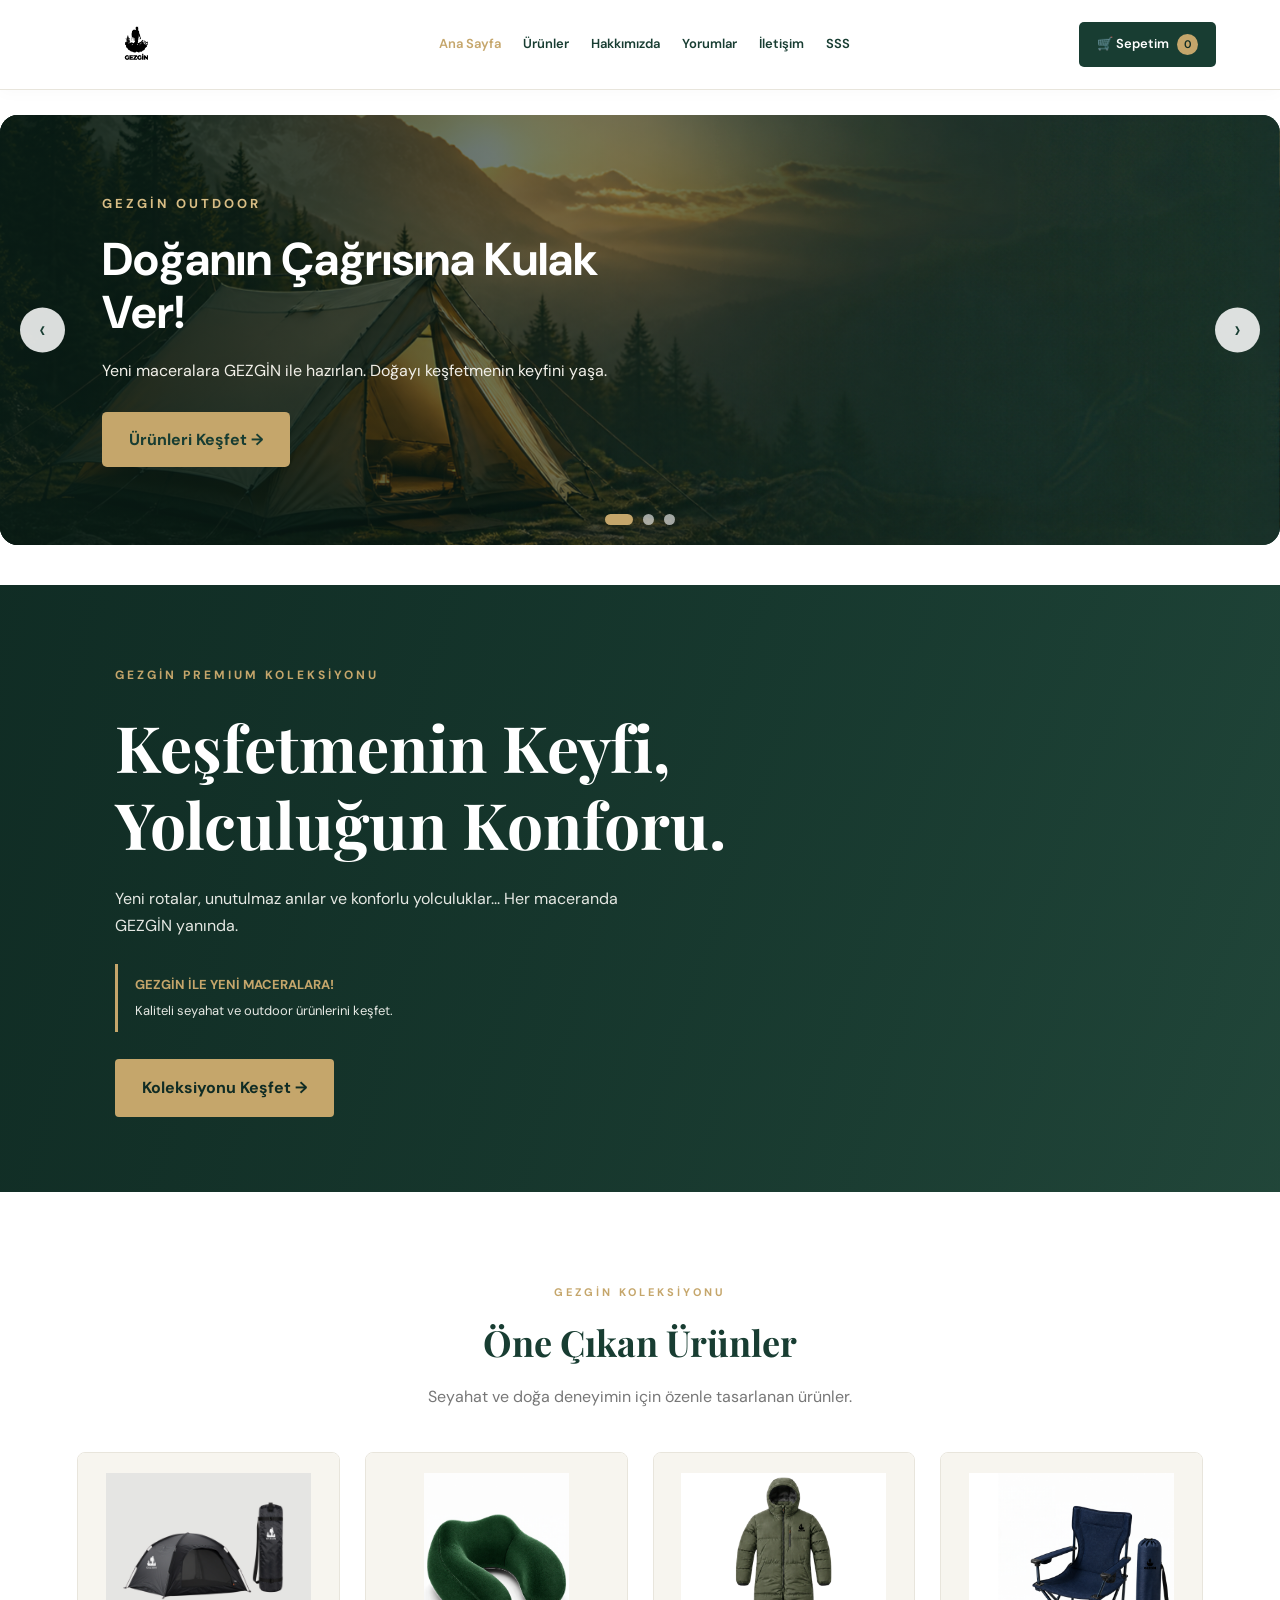
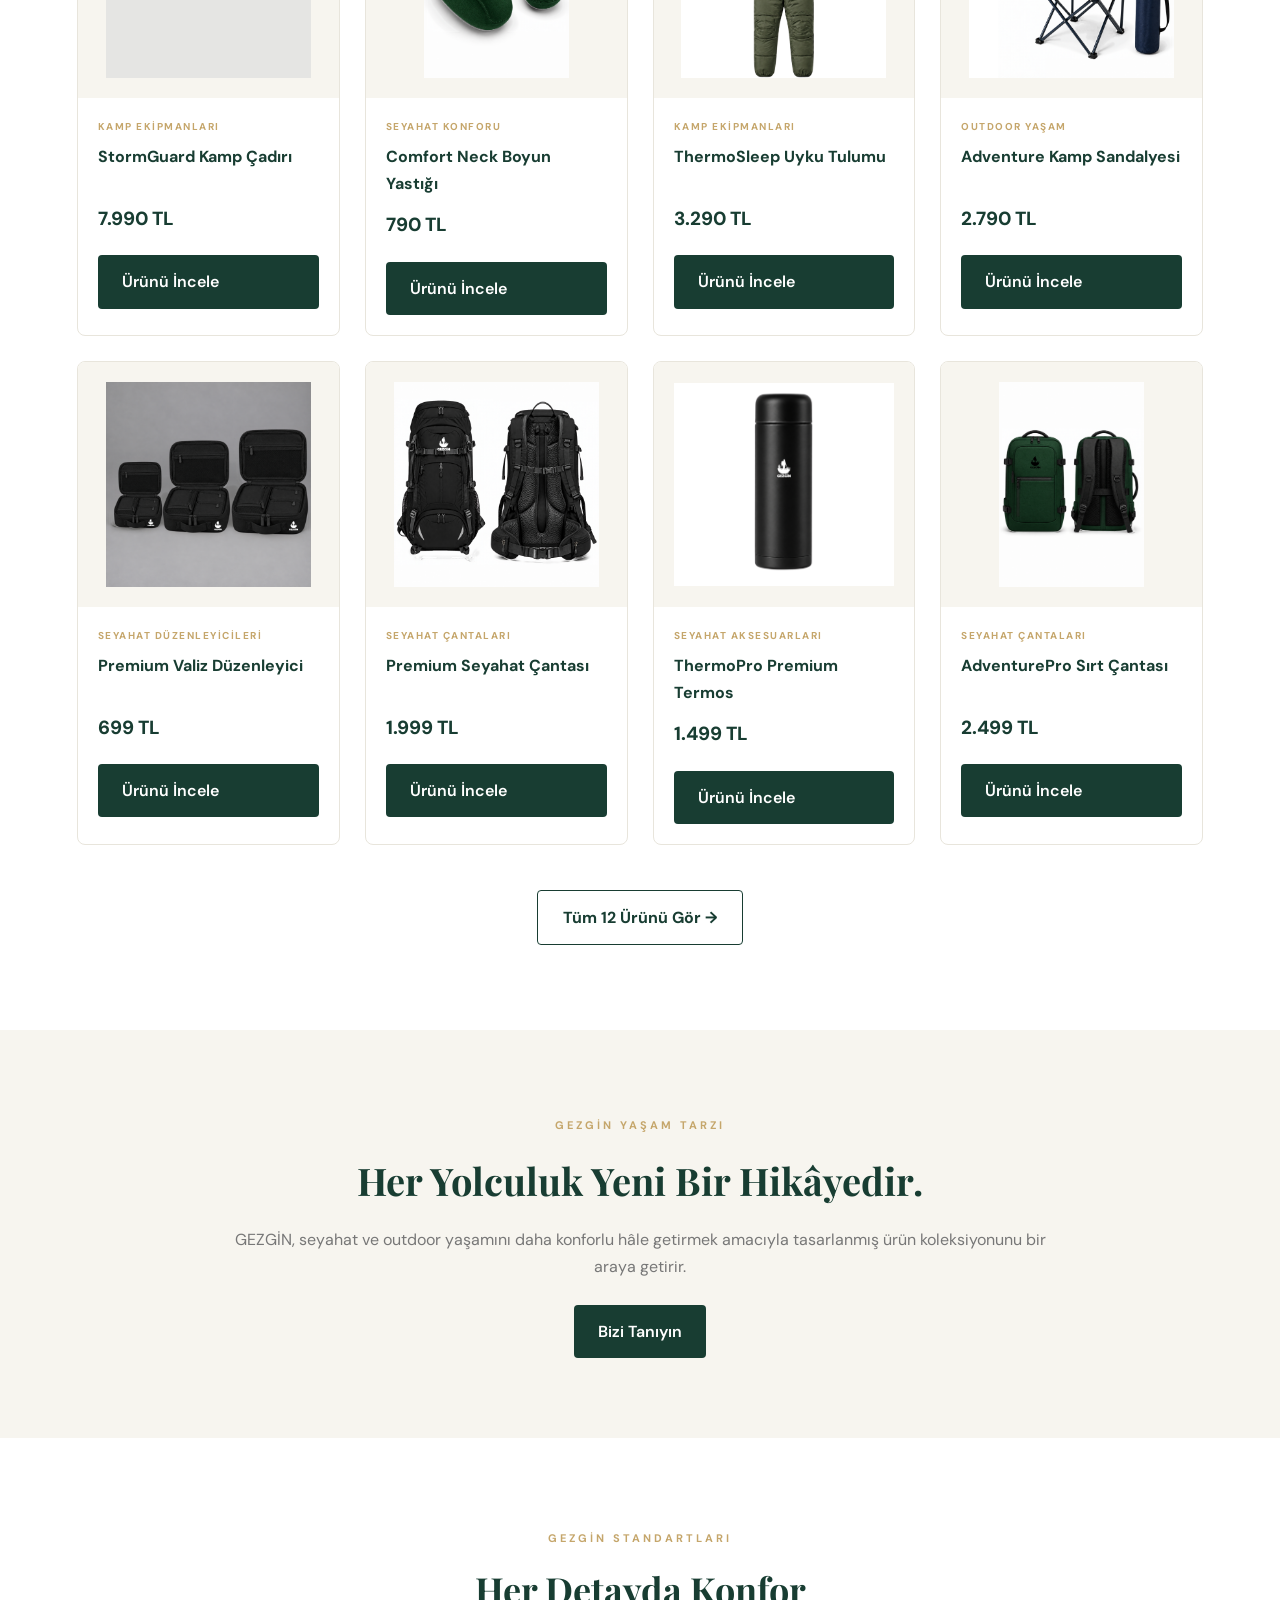
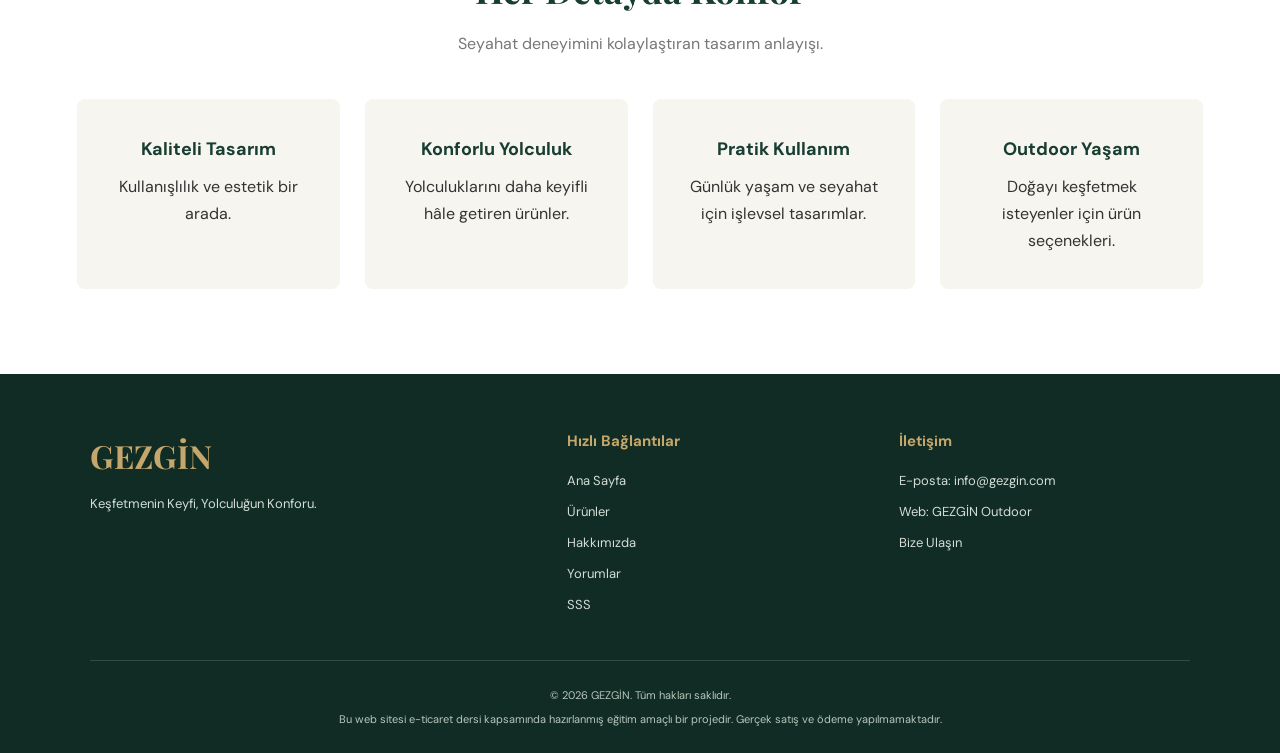
<file: index.html>
<!DOCTYPE html>
<html lang="tr">
<head>
    <meta charset="UTF-8">
    <meta name="viewport" content="width=device-width, initial-scale=1.0">
    <title>GEZGİN | Keşfetmenin Keyfi</title>
    <link rel="stylesheet" href="style.css">

    <style>
        .gezgin-slider {
            position: relative;
            width: 100%;
            max-width: 1400px;
            height: 430px;
            margin: 25px auto 40px;
            overflow: hidden;
            border-radius: 18px;
            background: #183d32;
        }

        .gezgin-slide {
            position: absolute;
            inset: 0;
            opacity: 0;
            visibility: hidden;
            transition: opacity 0.8s ease, visibility 0.8s ease;
        }

        .gezgin-slide.active {
            opacity: 1;
            visibility: visible;
            z-index: 1;
        }

        .gezgin-slide img {
            width: 100%;
            height: 100%;
            object-fit: cover;
            display: block;
        }

        .gezgin-slide::after {
            content: "";
            position: absolute;
            inset: 0;
            background: linear-gradient(
                90deg,
                rgba(10, 30, 23, 0.85) 0%,
                rgba(10, 30, 23, 0.55) 45%,
                rgba(10, 30, 23, 0.05) 100%
            );
        }

        .gezgin-campaign-content {
            position: absolute;
            z-index: 2;
            top: 50%;
            left: 8%;
            transform: translateY(-50%);
            max-width: 520px;
            color: white;
        }

        .gezgin-campaign-content span {
            display: block;
            color: #d8bd85;
            font-size: 13px;
            font-weight: 700;
            letter-spacing: 3px;
            margin-bottom: 18px;
        }

        .gezgin-campaign-content h2 {
            color: white;
            font-size: clamp(27px, 4vw, 46px);
            line-height: 1.15;
            margin-bottom: 18px;
        }

        .gezgin-campaign-content p {
            color: #f2f0e9;
            font-size: 16px;
            margin-bottom: 28px;
            line-height: 1.7;
        }

        .gezgin-campaign-content a {
            display: inline-block;
            padding: 14px 27px;
            background: #c5a66b;
            color: #183d32;
            text-decoration: none;
            border-radius: 5px;
            font-weight: 700;
            transition: 0.3s;
        }

        .gezgin-campaign-content a:hover {
            background: white;
            transform: translateY(-3px);
        }

        .gezgin-slider-arrow {
            position: absolute;
            z-index: 5;
            top: 50%;
            transform: translateY(-50%);
            width: 45px;
            height: 45px;
            border: none;
            border-radius: 50%;
            background: rgba(255,255,255,0.85);
            color: #183d32;
            font-size: 25px;
            cursor: pointer;
            transition: 0.3s;
        }

        .gezgin-slider-arrow:hover {
            background: #c5a66b;
        }

        .gezgin-prev {
            left: 20px;
        }

        .gezgin-next {
            right: 20px;
        }

        .gezgin-slider-dots {
            position: absolute;
            z-index: 6;
            bottom: 20px;
            left: 50%;
            transform: translateX(-50%);
            display: flex;
            gap: 10px;
        }

        .gezgin-dot {
            width: 11px;
            height: 11px;
            border: none;
            border-radius: 50%;
            background: rgba(255,255,255,0.6);
            cursor: pointer;
            padding: 0;
        }

        .gezgin-dot.active {
            background: #c5a66b;
            width: 28px;
            border-radius: 10px;
        }

        @media (max-width: 768px) {
            .gezgin-slider {
                height: 390px;
                margin: 20px 0 25px;
                border-radius: 10px;
            }

            .gezgin-slide img {
                object-position: center;
            }

            .gezgin-campaign-content {
                left: 9%;
                right: 9%;
                max-width: none;
            }

            .gezgin-campaign-content h2 {
                font-size: 29px;
            }

            .gezgin-campaign-content p {
                font-size: 14px;
            }

            .gezgin-slider-arrow {
                width: 36px;
                height: 36px;
                font-size: 20px;
            }

            .gezgin-prev {
                left: 8px;
            }

            .gezgin-next {
                right: 8px;
            }
        }
    </style>
</head>

<body>

<header class="site-header">

    <a href="index.html" class="logo">
        <img src="images/logo.png" alt="GEZGİN Logo">
    </a>

    <nav class="main-nav">
        <a href="index.html" class="active">Ana Sayfa</a>
        <a href="urunler.html">Ürünler</a>
        <a href="hakkimizda.html">Hakkımızda</a>
        <a href="yorumlar.html">Yorumlar</a>
        <a href="iletisim.html">İletişim</a>
        <a href="sss.html">SSS</a>
    </nav>

    <a href="sepet.html" class="cart-link">
        🛒 Sepetim
        <span id="cart-count">0</span>
    </a>

</header>


<main>

    <!-- GEZGİN KAMPANYA SLIDER -->

    <section class="gezgin-slider" id="gezginSlider">

        <div class="gezgin-slide active">

            <img src="images/kampanya1.png"
                 alt="GEZGİN kamp ve doğa koleksiyonu">

            <div class="gezgin-campaign-content">
                <span>GEZGİN OUTDOOR</span>

                <h2>Doğanın Çağrısına Kulak Ver!</h2>

                <p>
                    Yeni maceralara GEZGİN ile hazırlan.
                    Doğayı keşfetmenin keyfini yaşa.
                </p>

                <a href="urunler.html">Ürünleri Keşfet →</a>
            </div>

        </div>


        <div class="gezgin-slide">

            <img src="images/kampanya2.png"
                 alt="GEZGİN premium seyahat koleksiyonu">

            <div class="gezgin-campaign-content">
                <span>SEYAHATİN KONFORLU HALİ</span>

                <h2>Yolculuğun Tadını Çıkar!</h2>

                <p>
                    Seyahat çantaları, termoslar ve
                    düzenleyicilerle konforu yanında taşı.
                </p>

                <a href="urunler.html">Ürünleri İncele →</a>
            </div>

        </div>


        <div class="gezgin-slide">

            <img src="images/kampanya3.png"
                 alt="GEZGİN outdoor macera koleksiyonu">

            <div class="gezgin-campaign-content">
                <span>GEZGİN PREMIUM KOLEKSİYONU</span>

                <h2>Yeni Rotalar Seni Bekliyor!</h2>

                <p>
                    Maceraya hazırlan, yeni yerler keşfet
                    ve unutulmaz anılar biriktir.
                </p>

                <a href="urunler.html">Koleksiyonu Gör →</a>
            </div>

        </div>


        <button class="gezgin-slider-arrow gezgin-prev"
                type="button"
                aria-label="Önceki görsel"
                onclick="gezginChangeSlide(-1)">
            ‹
        </button>

        <button class="gezgin-slider-arrow gezgin-next"
                type="button"
                aria-label="Sonraki görsel"
                onclick="gezginChangeSlide(1)">
            ›
        </button>


        <div class="gezgin-slider-dots">

            <button class="gezgin-dot active"
                    type="button"
                    aria-label="Birinci görsel"
                    onclick="gezginGoToSlide(0)">
            </button>

            <button class="gezgin-dot"
                    type="button"
                    aria-label="İkinci görsel"
                    onclick="gezginGoToSlide(1)">
            </button>

            <button class="gezgin-dot"
                    type="button"
                    aria-label="Üçüncü görsel"
                    onclick="gezginGoToSlide(2)">
            </button>

        </div>

    </section>


    <!-- ANA KARŞILAMA ALANI -->

    <section class="hero-section">

        <div class="hero-content">

            <span class="hero-label">
                GEZGİN PREMIUM KOLEKSİYONU
            </span>

            <h1>
                Keşfetmenin Keyfi,<br>
                Yolculuğun Konforu.
            </h1>

            <p>
                Yeni rotalar, unutulmaz anılar ve konforlu yolculuklar...
                Her maceranda GEZGİN yanında.
            </p>

            <div class="discount-box">
                <strong>GEZGİN İLE YENİ MACERALARA!</strong>
                <span>Kaliteli seyahat ve outdoor ürünlerini keşfet.</span>
            </div>

            <a href="urunler.html" class="hero-button">
                Koleksiyonu Keşfet →
            </a>

        </div>

    </section>


    <!-- ÖNE ÇIKAN ÜRÜNLER -->

    <section class="featured-section">

        <div class="section-heading">
            <span>GEZGİN KOLEKSİYONU</span>
            <h2>Öne Çıkan Ürünler</h2>
            <p>
                Seyahat ve doğa deneyimin için özenle tasarlanan ürünler.
            </p>
        </div>


        <div class="product-grid">

            <div class="product-card">
                <a href="urun-detay.html?id=1">
                    <img src="images/cadirsiyah.png" alt="Kamp Çadırı">
                </a>
                <div class="product-info">
                    <span class="product-category">KAMP EKİPMANLARI</span>
                    <h3>StormGuard Kamp Çadırı</h3>
                    <p class="product-price">7.990 TL</p>
                    <a href="urun-detay.html?id=1" class="product-button">Ürünü İncele</a>
                </div>
            </div>


            <div class="product-card">
                <a href="urun-detay.html?id=2">
                    <img src="images/yastikyesil.png" alt="Boyun Yastığı">
                </a>
                <div class="product-info">
                    <span class="product-category">SEYAHAT KONFORU</span>
                    <h3>Comfort Neck Boyun Yastığı</h3>
                    <p class="product-price">790 TL</p>
                    <a href="urun-detay.html?id=2" class="product-button">Ürünü İncele</a>
                </div>
            </div>


            <div class="product-card">
                <a href="urun-detay.html?id=3">
                    <img src="images/tulumyesil.png" alt="Uyku Tulumu">
                </a>
                <div class="product-info">
                    <span class="product-category">KAMP EKİPMANLARI</span>
                    <h3>ThermoSleep Uyku Tulumu</h3>
                    <p class="product-price">3.290 TL</p>
                    <a href="urun-detay.html?id=3" class="product-button">Ürünü İncele</a>
                </div>
            </div>


            <div class="product-card">
                <a href="urun-detay.html?id=4">
                    <img src="images/sandalyelacivert.png" alt="Kamp Sandalyesi">
                </a>
                <div class="product-info">
                    <span class="product-category">OUTDOOR YAŞAM</span>
                    <h3>Adventure Kamp Sandalyesi</h3>
                    <p class="product-price">2.790 TL</p>
                    <a href="urun-detay.html?id=4" class="product-button">Ürünü İncele</a>
                </div>
            </div>


            <div class="product-card">
                <a href="urun-detay.html?id=5">
                    <img src="images/valizduzenleyicisiyah.png" alt="Valiz Düzenleyici">
                </a>
                <div class="product-info">
                    <span class="product-category">SEYAHAT DÜZENLEYİCİLERİ</span>
                    <h3>Premium Valiz Düzenleyici</h3>
                    <p class="product-price">699 TL</p>
                    <a href="urun-detay.html?id=5" class="product-button">Ürünü İncele</a>
                </div>
            </div>


            <div class="product-card">
                <a href="urun-detay.html?id=6">
                    <img src="images/seyahatcantasisiyah.png" alt="Seyahat Çantası">
                </a>
                <div class="product-info">
                    <span class="product-category">SEYAHAT ÇANTALARI</span>
                    <h3>Premium Seyahat Çantası</h3>
                    <p class="product-price">1.999 TL</p>
                    <a href="urun-detay.html?id=6" class="product-button">Ürünü İncele</a>
                </div>
            </div>


            <div class="product-card">
                <a href="urun-detay.html?id=7">
                    <img src="images/termossiyah.png" alt="Termos">
                </a>
                <div class="product-info">
                    <span class="product-category">SEYAHAT AKSESUARLARI</span>
                    <h3>ThermoPro Premium Termos</h3>
                    <p class="product-price">1.499 TL</p>
                    <a href="urun-detay.html?id=7" class="product-button">Ürünü İncele</a>
                </div>
            </div>


            <div class="product-card">
                <a href="urun-detay.html?id=10">
                    <img src="images/sirtcantasiyesil.png" alt="Sırt Çantası">
                </a>
                <div class="product-info">
                    <span class="product-category">SEYAHAT ÇANTALARI</span>
                    <h3>AdventurePro Sırt Çantası</h3>
                    <p class="product-price">2.499 TL</p>
                    <a href="urun-detay.html?id=10" class="product-button">Ürünü İncele</a>
                </div>
            </div>

        </div>


        <div class="all-products">
            <a href="urunler.html">Tüm 12 Ürünü Gör →</a>
        </div>

    </section>


    <!-- MARKA TANITIM ALANI -->

    <section class="about-section">

        <div class="about-content">

            <span>GEZGİN YAŞAM TARZI</span>

            <h2>Her Yolculuk Yeni Bir Hikâyedir.</h2>

            <p>
                GEZGİN, seyahat ve outdoor yaşamını daha konforlu
                hâle getirmek amacıyla tasarlanmış ürün koleksiyonunu
                bir araya getirir.
            </p>

            <a href="hakkimizda.html" class="product-button">
                Bizi Tanıyın
            </a>

        </div>

    </section>


    <!-- GÜVEN VE KALİTE ALANI -->

    <section class="featured-section">

        <div class="section-heading">
            <span>GEZGİN STANDARTLARI</span>
            <h2>Her Detayda Konfor</h2>
            <p>
                Seyahat deneyimini kolaylaştıran tasarım anlayışı.
            </p>
        </div>


        <div class="product-grid">

            <div class="product-card">
                <div class="product-info">
                    <h3>Kaliteli Tasarım</h3>
                    <p>Kullanışlılık ve estetik bir arada.</p>
                </div>
            </div>

            <div class="product-card">
                <div class="product-info">
                    <h3>Konforlu Yolculuk</h3>
                    <p>Yolculuklarını daha keyifli hâle getiren ürünler.</p>
                </div>
            </div>

            <div class="product-card">
                <div class="product-info">
                    <h3>Pratik Kullanım</h3>
                    <p>Günlük yaşam ve seyahat için işlevsel tasarımlar.</p>
                </div>
            </div>

            <div class="product-card">
                <div class="product-info">
                    <h3>Outdoor Yaşam</h3>
                    <p>Doğayı keşfetmek isteyenler için ürün seçenekleri.</p>
                </div>
            </div>

        </div>

    </section>

</main>


<!-- FOOTER -->

<footer class="site-footer">

    <div class="footer-content">

        <div class="footer-brand">
            <h2>GEZGİN</h2>
            <p>Keşfetmenin Keyfi, Yolculuğun Konforu.</p>
        </div>


        <div class="footer-links">
            <h3>Hızlı Bağlantılar</h3>
            <a href="index.html">Ana Sayfa</a>
            <a href="urunler.html">Ürünler</a>
            <a href="hakkimizda.html">Hakkımızda</a>
            <a href="yorumlar.html">Yorumlar</a>
            <a href="sss.html">SSS</a>
        </div>


        <div class="footer-contact">
            <h3>İletişim</h3>
            <p>E-posta: info@gezgin.com</p>
            <p>Web: GEZGİN Outdoor</p>
            <a href="iletisim.html">Bize Ulaşın</a>
        </div>

    </div>


    <div class="footer-bottom">
        <p>© 2026 GEZGİN. Tüm hakları saklıdır.</p>

        <p>
            Bu web sitesi e-ticaret dersi kapsamında hazırlanmış
            eğitim amaçlı bir projedir. Gerçek satış ve ödeme yapılmamaktadır.
        </p>
    </div>

</footer>


<script src="script.js"></script>


<!-- SLIDER KONTROL KODLARI -->

<script>

    let gezginCurrentSlide = 0;

    const gezginSlides = document.querySelectorAll(".gezgin-slide");
    const gezginDots = document.querySelectorAll(".gezgin-dot");

    let gezginAutoSlide;

    function gezginShowSlide(index) {

        if (gezginSlides.length === 0) return;

        gezginSlides.forEach(slide => {
            slide.classList.remove("active");
        });

        gezginDots.forEach(dot => {
            dot.classList.remove("active");
        });

        gezginCurrentSlide =
            (index + gezginSlides.length) % gezginSlides.length;

        gezginSlides[gezginCurrentSlide].classList.add("active");

        if (gezginDots[gezginCurrentSlide]) {
            gezginDots[gezginCurrentSlide].classList.add("active");
        }
    }

    function gezginChangeSlide(direction) {
        gezginShowSlide(gezginCurrentSlide + direction);
        gezginRestartAutoSlide();
    }

    function gezginGoToSlide(index) {
        gezginShowSlide(index);
        gezginRestartAutoSlide();
    }

    function gezginStartAutoSlide() {

        gezginAutoSlide = setInterval(() => {
            gezginShowSlide(gezginCurrentSlide + 1);
        }, 5000);

    }

    function gezginRestartAutoSlide() {
        clearInterval(gezginAutoSlide);
        gezginStartAutoSlide();
    }

    gezginStartAutoSlide();

</script>

</body>
</html>
</file>
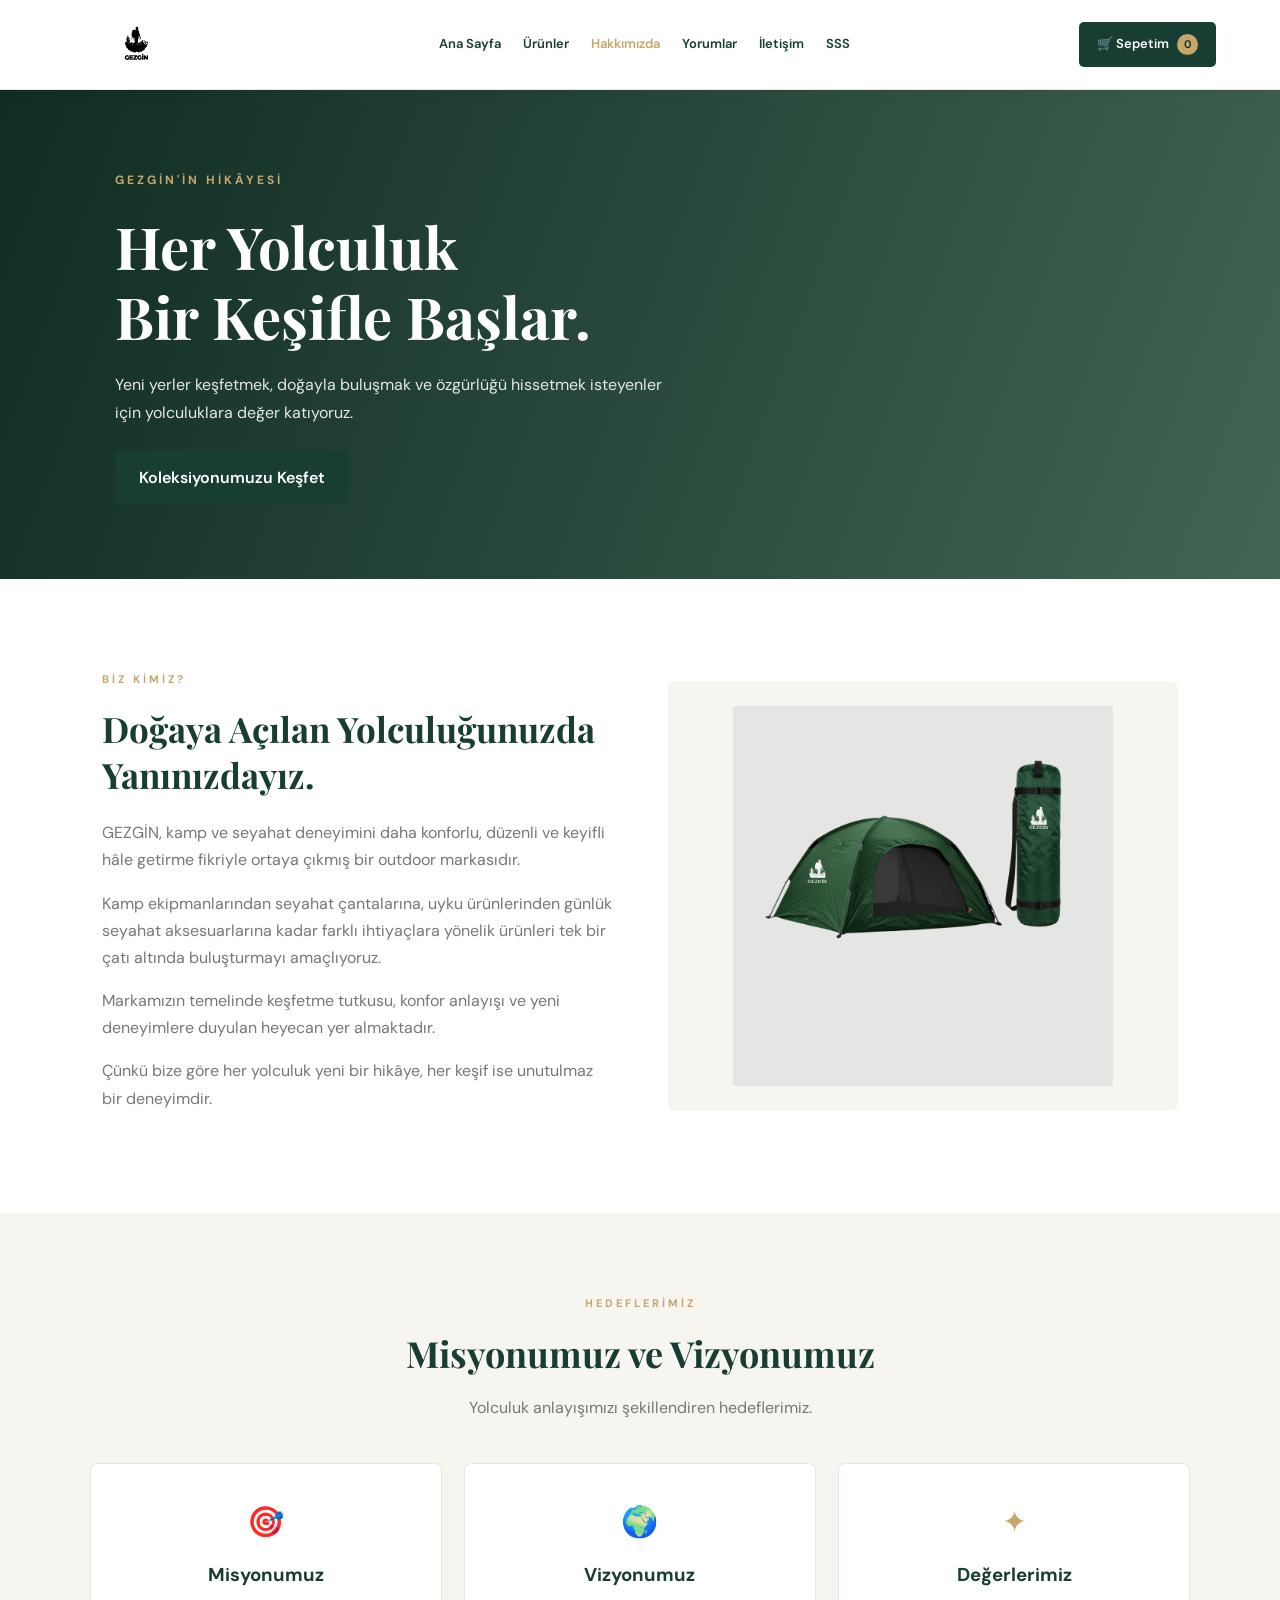
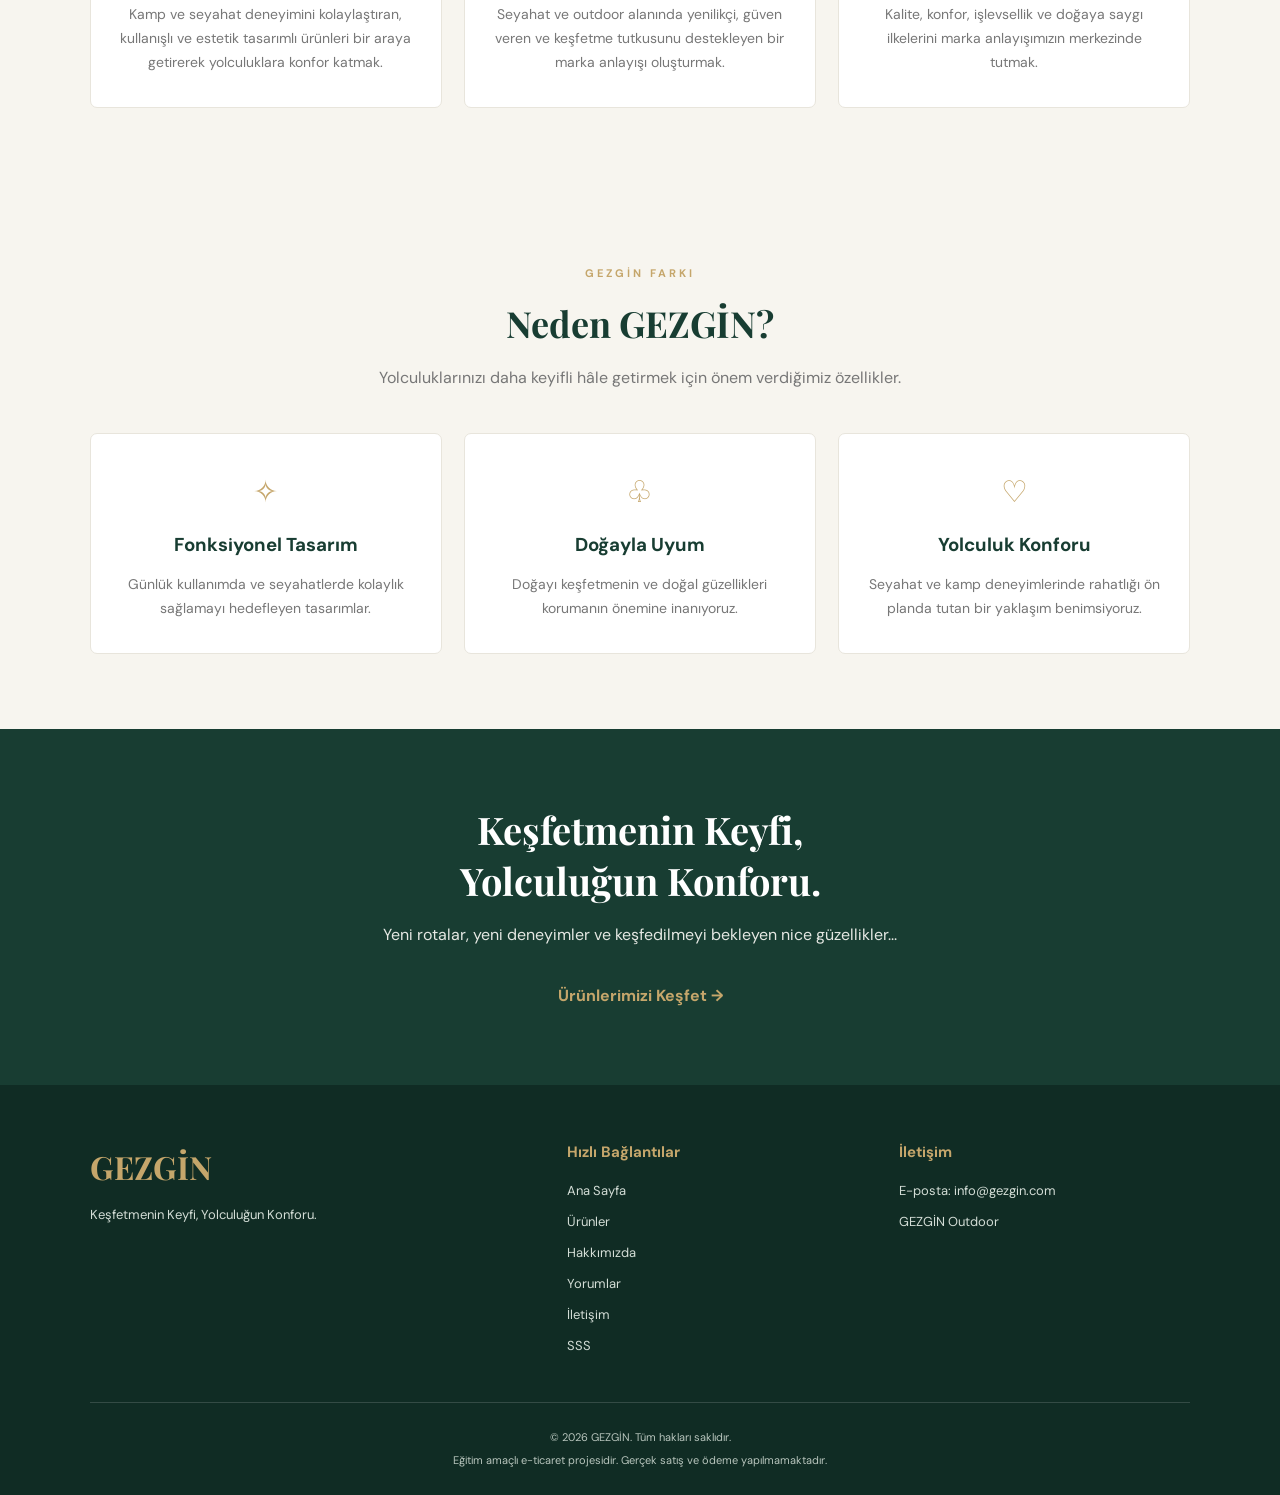
<file: hakkimizda.html>
<!DOCTYPE html>
<html lang="tr">
<head>
    <meta charset="UTF-8">
    <meta name="viewport" content="width=device-width, initial-scale=1.0">
    <meta name="description" content="GEZGİN markasının hikâyesini, değerlerini ve yolculuk anlayışını keşfedin.">
    <title>Hakkımızda | GEZGİN</title>
    <link rel="stylesheet" href="style.css">
</head>

<body>

<header class="site-header">

    <a href="index.html" class="logo">
        <img src="images/logo.png" alt="GEZGİN Logo">
    </a>

    <nav class="main-nav">
        <a href="index.html">Ana Sayfa</a>
        <a href="urunler.html">Ürünler</a>
        <a href="hakkimizda.html" class="active">Hakkımızda</a>
        <a href="yorumlar.html">Yorumlar</a>
        <a href="iletisim.html">İletişim</a>
        <a href="sss.html">SSS</a>
    </nav>

    <a href="sepet.html" class="cart-link">
        🛒 Sepetim <span id="cart-count">0</span>
    </a>

</header>

<main>

    <!-- HAKKIMIZDA GİRİŞ -->

    <section class="about-hero">

        <div>
            <span>GEZGİN'İN HİKÂYESİ</span>

            <h1>Her Yolculuk<br>Bir Keşifle Başlar.</h1>

            <p>
                Yeni yerler keşfetmek, doğayla buluşmak ve
                özgürlüğü hissetmek isteyenler için
                yolculuklara değer katıyoruz.
            </p>

            <a href="urunler.html" class="primary-button">
                Koleksiyonumuzu Keşfet
            </a>
        </div>

    </section>

    <!-- BİZ KİMİZ -->

    <section class="about-content">

        <div class="about-text">

            <span class="about-label">BİZ KİMİZ?</span>

            <h2>Doğaya Açılan Yolculuğunuzda Yanınızdayız.</h2>

            <p>
                GEZGİN, kamp ve seyahat deneyimini daha konforlu,
                düzenli ve keyifli hâle getirme fikriyle ortaya
                çıkmış bir outdoor markasıdır.
            </p>

            <p>
                Kamp ekipmanlarından seyahat çantalarına,
                uyku ürünlerinden günlük seyahat aksesuarlarına
                kadar farklı ihtiyaçlara yönelik ürünleri
                tek bir çatı altında buluşturmayı amaçlıyoruz.
            </p>

            <p>
                Markamızın temelinde keşfetme tutkusu,
                konfor anlayışı ve yeni deneyimlere duyulan
                heyecan yer almaktadır.
            </p>

            <p>
                Çünkü bize göre her yolculuk yeni bir hikâye,
                her keşif ise unutulmaz bir deneyimdir.
            </p>

        </div>

        <div class="about-image">

            <img src="images/cadiryesil.png"
                 alt="GEZGİN kamp çadırı">

        </div>

    </section>

    <!-- MİSYON VE VİZYON -->

    <section class="about-values">

        <div class="section-heading">

            <span>HEDEFLERİMİZ</span>

            <h2>Misyonumuz ve Vizyonumuz</h2>

            <p>
                Yolculuk anlayışımızı şekillendiren hedeflerimiz.
            </p>

        </div>

        <div class="values-grid">

            <div class="value-card">

                <div class="value-icon">🎯</div>

                <h3>Misyonumuz</h3>

                <p>
                    Kamp ve seyahat deneyimini kolaylaştıran,
                    kullanışlı ve estetik tasarımlı ürünleri
                    bir araya getirerek yolculuklara konfor katmak.
                </p>

            </div>

            <div class="value-card">

                <div class="value-icon">🌍</div>

                <h3>Vizyonumuz</h3>

                <p>
                    Seyahat ve outdoor alanında yenilikçi,
                    güven veren ve keşfetme tutkusunu destekleyen
                    bir marka anlayışı oluşturmak.
                </p>

            </div>

            <div class="value-card">

                <div class="value-icon">✦</div>

                <h3>Değerlerimiz</h3>

                <p>
                    Kalite, konfor, işlevsellik ve doğaya saygı
                    ilkelerini marka anlayışımızın merkezinde
                    tutmak.
                </p>

            </div>

        </div>

    </section>

    <!-- MARKA DEĞERLERİ -->

    <section class="about-values">

        <div class="section-heading">

            <span>GEZGİN FARKI</span>

            <h2>Neden GEZGİN?</h2>

            <p>
                Yolculuklarınızı daha keyifli hâle getirmek için
                önem verdiğimiz özellikler.
            </p>

        </div>

        <div class="values-grid">

            <div class="value-card">

                <div class="value-icon">✧</div>

                <h3>Fonksiyonel Tasarım</h3>

                <p>
                    Günlük kullanımda ve seyahatlerde
                    kolaylık sağlamayı hedefleyen tasarımlar.
                </p>

            </div>

            <div class="value-card">

                <div class="value-icon">♧</div>

                <h3>Doğayla Uyum</h3>

                <p>
                    Doğayı keşfetmenin ve doğal güzellikleri
                    korumanın önemine inanıyoruz.
                </p>

            </div>

            <div class="value-card">

                <div class="value-icon">♡</div>

                <h3>Yolculuk Konforu</h3>

                <p>
                    Seyahat ve kamp deneyimlerinde rahatlığı
                    ön planda tutan bir yaklaşım benimsiyoruz.
                </p>

            </div>

        </div>

    </section>

    <!-- MARKA SLOGANI -->

    <section class="about-slogan">

        <h2>
            Keşfetmenin Keyfi,<br>
            Yolculuğun Konforu.
        </h2>

        <p>
            Yeni rotalar, yeni deneyimler ve keşfedilmeyi
            bekleyen nice güzellikler...
        </p>

        <a href="urunler.html">
            Ürünlerimizi Keşfet →
        </a>

    </section>

</main>

<!-- FOOTER -->

<footer class="site-footer">

    <div class="footer-content">

        <div class="footer-brand">

            <h2>GEZGİN</h2>

            <p>Keşfetmenin Keyfi, Yolculuğun Konforu.</p>

        </div>

        <div class="footer-links">

            <h3>Hızlı Bağlantılar</h3>

            <a href="index.html">Ana Sayfa</a>
            <a href="urunler.html">Ürünler</a>
            <a href="hakkimizda.html">Hakkımızda</a>
            <a href="yorumlar.html">Yorumlar</a>
            <a href="iletisim.html">İletişim</a>
            <a href="sss.html">SSS</a>

        </div>

        <div class="footer-contact">

            <h3>İletişim</h3>

            <p>E-posta: info@gezgin.com</p>
            <p>GEZGİN Outdoor</p>

        </div>

    </div>

    <div class="footer-bottom">

        <p>© 2026 GEZGİN. Tüm hakları saklıdır.</p>

        <p>
            Eğitim amaçlı e-ticaret projesidir.
            Gerçek satış ve ödeme yapılmamaktadır.
        </p>

    </div>

</footer>

<script src="script.js"></script>

</body>
</html>
</file>
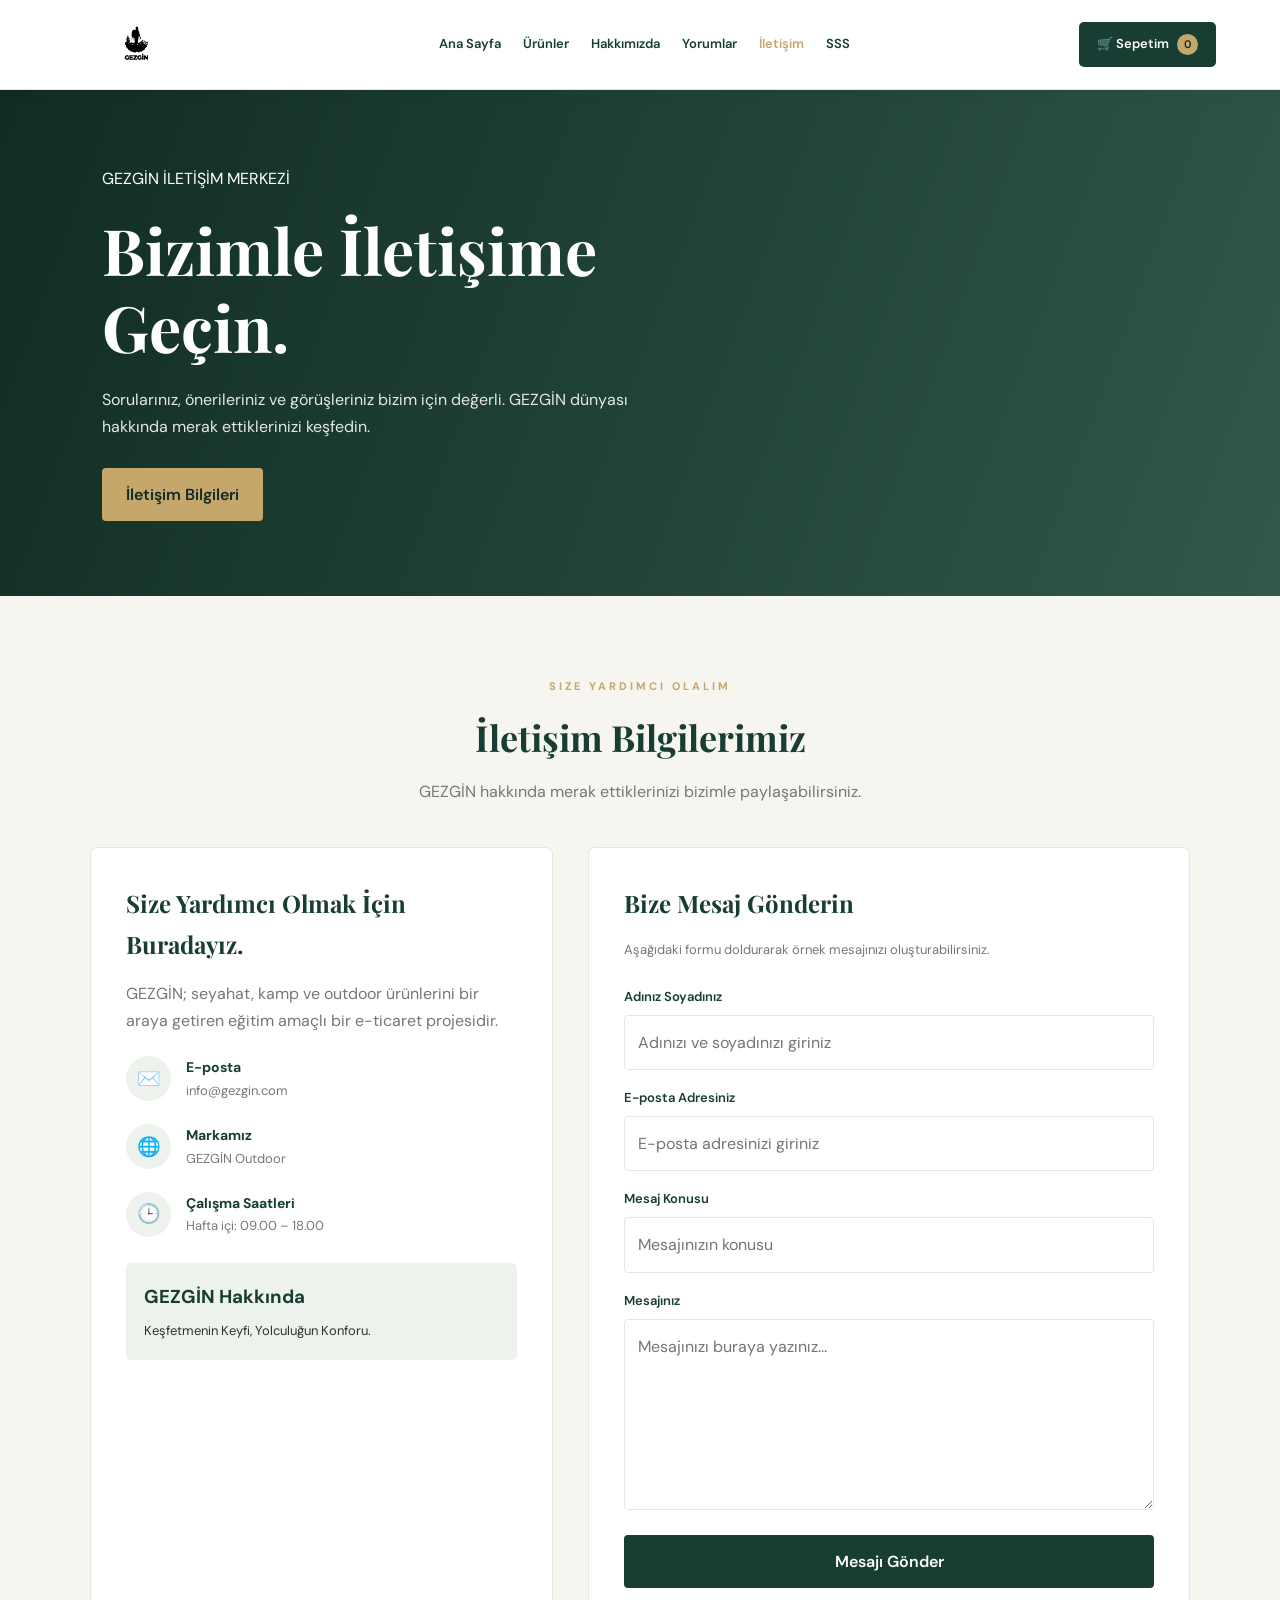
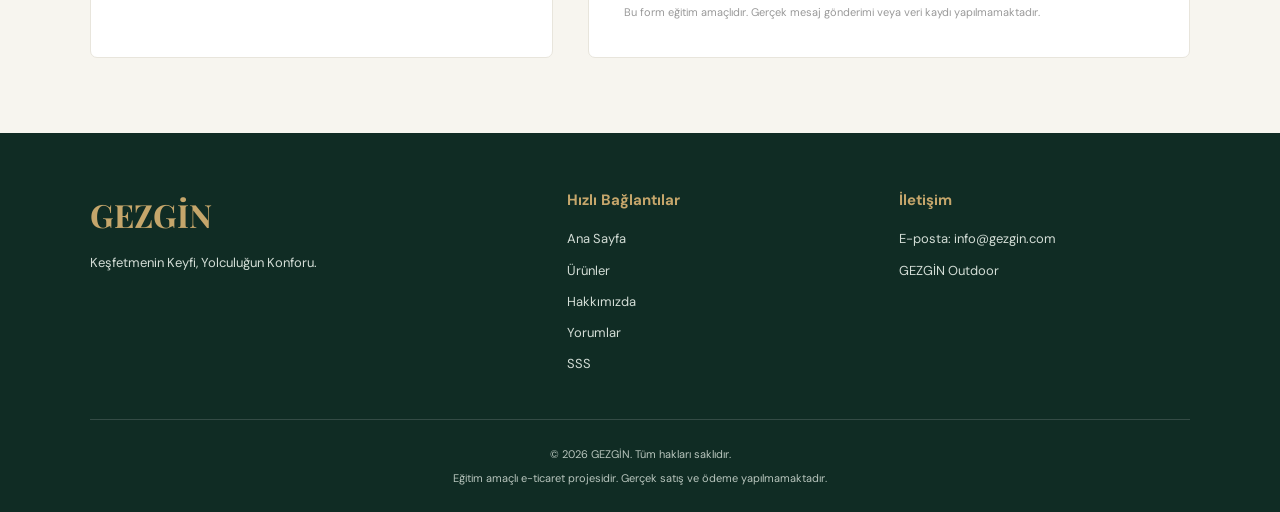
<file: iletisim.html>
<!DOCTYPE html>
<html lang="tr">
<head>
    <meta charset="UTF-8">
    <meta name="viewport" content="width=device-width, initial-scale=1.0">
    <meta name="description" content="GEZGİN iletişim sayfası.">
    <title>İletişim | GEZGİN</title>
    <link rel="stylesheet" href="style.css">
</head>

<body>

<header class="site-header">

    <a href="index.html" class="logo">
        <img src="images/logo.png" alt="GEZGİN Logo">
    </a>

    <nav class="main-nav">
        <a href="index.html">Ana Sayfa</a>
        <a href="urunler.html">Ürünler</a>
        <a href="hakkimizda.html">Hakkımızda</a>
        <a href="yorumlar.html">Yorumlar</a>
        <a href="iletisim.html" class="active">İletişim</a>
        <a href="sss.html">SSS</a>
    </nav>

    <a href="sepet.html" class="cart-link">
        🛒 Sepetim <span id="cart-count">0</span>
    </a>

</header>

<!-- SAYFA GİRİŞİ -->

<section class="hero">

    <div class="hero-content">

        <span>GEZGİN İLETİŞİM MERKEZİ</span>

        <h1>Bizimle İletişime Geçin.</h1>

        <p>
            Sorularınız, önerileriniz ve görüşleriniz bizim için değerli.
            GEZGİN dünyası hakkında merak ettiklerinizi keşfedin.
        </p>

        <a href="#contact-content" class="primary-button">
            İletişim Bilgileri
        </a>

    </div>

</section>

<main id="contact-content">

    <section class="contact-section">

        <div class="section-heading">
            <span>SIZE YARDIMCI OLALIM</span>
            <h2>İletişim Bilgilerimiz</h2>
            <p>GEZGİN hakkında merak ettiklerinizi bizimle paylaşabilirsiniz.</p>
        </div>

        <div class="contact-container">

            <!-- İLETİŞİM BİLGİLERİ -->

            <div class="contact-info">

                <h2>Size Yardımcı Olmak İçin Buradayız.</h2>

                <p>
                    GEZGİN; seyahat, kamp ve outdoor ürünlerini
                    bir araya getiren eğitim amaçlı bir e-ticaret
                    projesidir.
                </p>

                <div class="contact-detail">

                    <span>✉️</span>

                    <div>
                        <h3>E-posta</h3>
                        <p>info@gezgin.com</p>
                    </div>

                </div>

                <div class="contact-detail">

                    <span>🌐</span>

                    <div>
                        <h3>Markamız</h3>
                        <p>GEZGİN Outdoor</p>
                    </div>

                </div>

                <div class="contact-detail">

                    <span>🕒</span>

                    <div>
                        <h3>Çalışma Saatleri</h3>
                        <p>Hafta içi: 09.00 – 18.00</p>
                    </div>

                </div>

                <div style="
                    background:#edf2ed;
                    padding:18px;
                    border-radius:5px;
                    margin-top:25px;
                ">

                    <h3 style="color:#183d32; margin-bottom:8px;">
                        GEZGİN Hakkında
                    </h3>

                    <p style="font-size:13px; margin:0;">
                        Keşfetmenin Keyfi, Yolculuğun Konforu.
                    </p>

                </div>

            </div>

            <!-- İLETİŞİM FORMU -->

            <div class="contact-form">

                <h2>Bize Mesaj Gönderin</h2>

                <p style="color:#777; font-size:13px; margin-bottom:25px;">
                    Aşağıdaki formu doldurarak örnek mesajınızı oluşturabilirsiniz.
                </p>

                <form id="contact-form">

                    <label for="name">Adınız Soyadınız</label>

                    <input
                        type="text"
                        id="name"
                        placeholder="Adınızı ve soyadınızı giriniz"
                        required
                    >

                    <label for="email">E-posta Adresiniz</label>

                    <input
                        type="email"
                        id="email"
                        placeholder="E-posta adresinizi giriniz"
                        required
                    >

                    <label for="subject">Mesaj Konusu</label>

                    <input
                        type="text"
                        id="subject"
                        placeholder="Mesajınızın konusu"
                        required
                    >

                    <label for="message">Mesajınız</label>

                    <textarea
                        id="message"
                        rows="6"
                        placeholder="Mesajınızı buraya yazınız..."
                        required
                    ></textarea>

                    <button type="submit" class="product-button">
                        Mesajı Gönder
                    </button>

                </form>

                <p class="form-note"
                   style="color:#999; font-size:11px; margin-top:15px;">

                    Bu form eğitim amaçlıdır. Gerçek mesaj gönderimi
                    veya veri kaydı yapılmamaktadır.

                </p>

            </div>

        </div>

    </section>

</main>

<!-- FOOTER -->

<footer class="site-footer">

    <div class="footer-content">

        <div class="footer-brand">

            <h2>GEZGİN</h2>

            <p>Keşfetmenin Keyfi, Yolculuğun Konforu.</p>

        </div>

        <div class="footer-links">

            <h3>Hızlı Bağlantılar</h3>

            <a href="index.html">Ana Sayfa</a>
            <a href="urunler.html">Ürünler</a>
            <a href="hakkimizda.html">Hakkımızda</a>
            <a href="yorumlar.html">Yorumlar</a>
            <a href="sss.html">SSS</a>

        </div>

        <div class="footer-contact">

            <h3>İletişim</h3>

            <p>E-posta: info@gezgin.com</p>
            <p>GEZGİN Outdoor</p>

        </div>

    </div>

    <div class="footer-bottom">

        <p>© 2026 GEZGİN. Tüm hakları saklıdır.</p>

        <p>
            Eğitim amaçlı e-ticaret projesidir.
            Gerçek satış ve ödeme yapılmamaktadır.
        </p>

    </div>

</footer>

<script src="script.js"></script>

<script>
document.getElementById("contact-form").addEventListener("submit", function(event) {

    event.preventDefault();

    alert(
        "Mesajınız örnek olarak alınmıştır. " +
        "Bu eğitim projesinde gerçek mesaj gönderimi yapılmamaktadır."
    );

    this.reset();

});
</script>

</body>
</html>
</file>
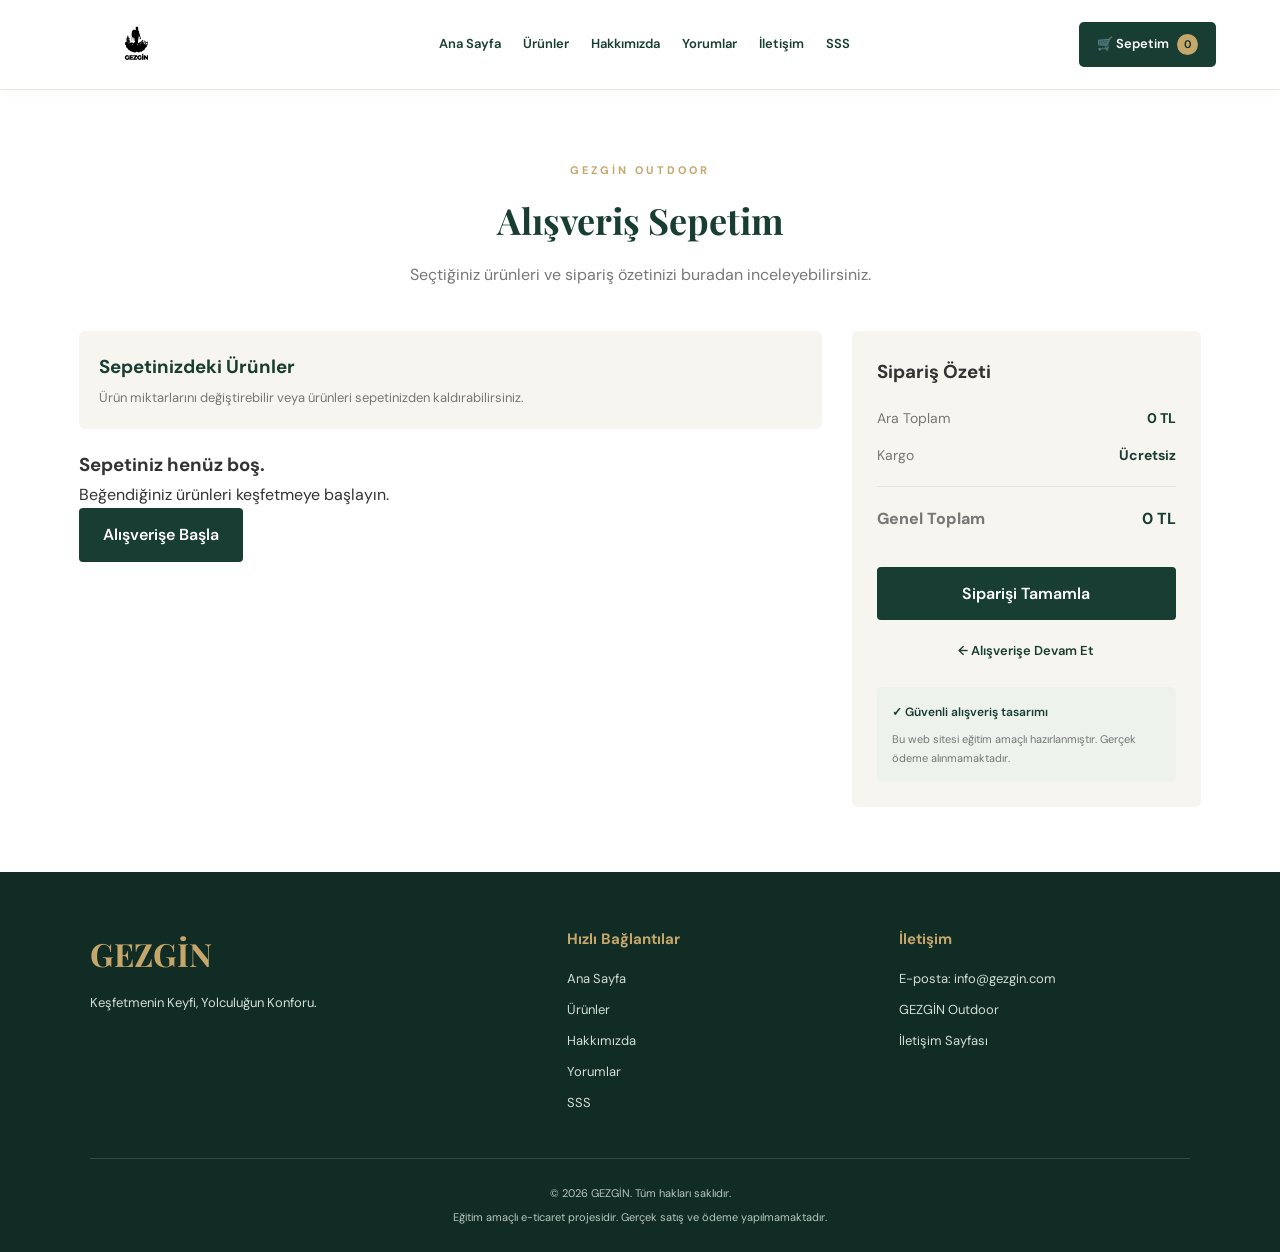
<file: sepet.html>
<!DOCTYPE html>
<html lang="tr">
<head>
    <meta charset="UTF-8">
    <meta name="viewport" content="width=device-width, initial-scale=1.0">
    <meta name="description" content="GEZGİN alışveriş sepetiniz.">
    <title>Alışveriş Sepetim | GEZGİN</title>
    <link rel="stylesheet" href="style.css">
</head>

<body>

<header class="site-header">

    <a href="index.html" class="logo">
        <img src="images/logo.png" alt="GEZGİN Logo">
    </a>

    <nav class="main-nav">
        <a href="index.html">Ana Sayfa</a>
        <a href="urunler.html">Ürünler</a>
        <a href="hakkimizda.html">Hakkımızda</a>
        <a href="yorumlar.html">Yorumlar</a>
        <a href="iletisim.html">İletişim</a>
        <a href="sss.html">SSS</a>
    </nav>

    <a href="sepet.html" class="cart-link">
        🛒 Sepetim <span id="cart-count">0</span>
    </a>

</header>

<main class="cart-section">

    <div class="section-heading">
        <span>GEZGİN OUTDOOR</span>
        <h2>Alışveriş Sepetim</h2>
        <p>Seçtiğiniz ürünleri ve sipariş özetinizi buradan inceleyebilirsiniz.</p>
    </div>

    <div class="cart-layout" style="
        display:grid;
        grid-template-columns:minmax(0, 1.7fr) minmax(280px, 0.8fr);
        gap:30px;
        align-items:start;
    ">

        <!-- SEPETTEKİ ÜRÜNLER -->

        <section class="cart-products">

            <div style="
                background:#f7f5ef;
                padding:20px;
                border-radius:6px;
                margin-bottom:20px;
            ">

                <h3 style="color:#183d32; margin-bottom:5px;">
                    Sepetinizdeki Ürünler
                </h3>

                <p style="color:#777; font-size:13px;">
                    Ürün miktarlarını değiştirebilir veya ürünleri sepetinizden kaldırabilirsiniz.
                </p>

            </div>

            <div id="cart-items"></div>

        </section>

        <!-- SİPARİŞ ÖZETİ -->

        <aside class="cart-summary">

            <h3 style="margin-bottom:20px;">Sipariş Özeti</h3>

            <div class="summary-row">
                <span>Ara Toplam</span>
                <strong id="cart-subtotal">0 TL</strong>
            </div>

            <div class="summary-row">
                <span>Kargo</span>
                <strong>Ücretsiz</strong>
            </div>

            <hr style="margin:18px 0; border:0; border-top:1px solid #e8e5dc;">

            <div class="summary-row total-row">
                <span>Genel Toplam</span>
                <strong id="cart-total">0 TL</strong>
            </div>

            <button
                class="product-button checkout-button"
                style="width:100%; margin-top:22px;"
                onclick="alert('GEZGİN eğitim amaçlı bir e-ticaret projesidir. Gerçek sipariş ve ödeme işlemi yapılmamaktadır.')">

                Siparişi Tamamla

            </button>

            <a href="urunler.html"
               class="continue-shopping"
               style="
                   display:block;
                   text-align:center;
                   color:#183d32;
                   font-weight:600;
                   font-size:13px;
                   margin-top:20px;
               ">

                ← Alışverişe Devam Et

            </a>

            <div style="
                background:#edf2ed;
                padding:15px;
                border-radius:5px;
                margin-top:25px;
            ">

                <p style="color:#183d32; font-size:12px; font-weight:600;">
                    ✓ Güvenli alışveriş tasarımı
                </p>

                <p style="color:#777; font-size:11px; margin-top:7px;">
                    Bu web sitesi eğitim amaçlı hazırlanmıştır.
                    Gerçek ödeme alınmamaktadır.
                </p>

            </div>

        </aside>

    </div>

</main>

<footer class="site-footer">

    <div class="footer-content">

        <div class="footer-brand">
            <h2>GEZGİN</h2>
            <p>Keşfetmenin Keyfi, Yolculuğun Konforu.</p>
        </div>

        <div class="footer-links">
            <h3>Hızlı Bağlantılar</h3>
            <a href="index.html">Ana Sayfa</a>
            <a href="urunler.html">Ürünler</a>
            <a href="hakkimizda.html">Hakkımızda</a>
            <a href="yorumlar.html">Yorumlar</a>
            <a href="sss.html">SSS</a>
        </div>

        <div class="footer-contact">
            <h3>İletişim</h3>
            <p>E-posta: info@gezgin.com</p>
            <p>GEZGİN Outdoor</p>
            <a href="iletisim.html">İletişim Sayfası</a>
        </div>

    </div>

    <div class="footer-bottom">
        <p>© 2026 GEZGİN. Tüm hakları saklıdır.</p>
        <p>Eğitim amaçlı e-ticaret projesidir. Gerçek satış ve ödeme yapılmamaktadır.</p>
    </div>

</footer>

<script src="script.js"></script>

</body>
</html>
</file>
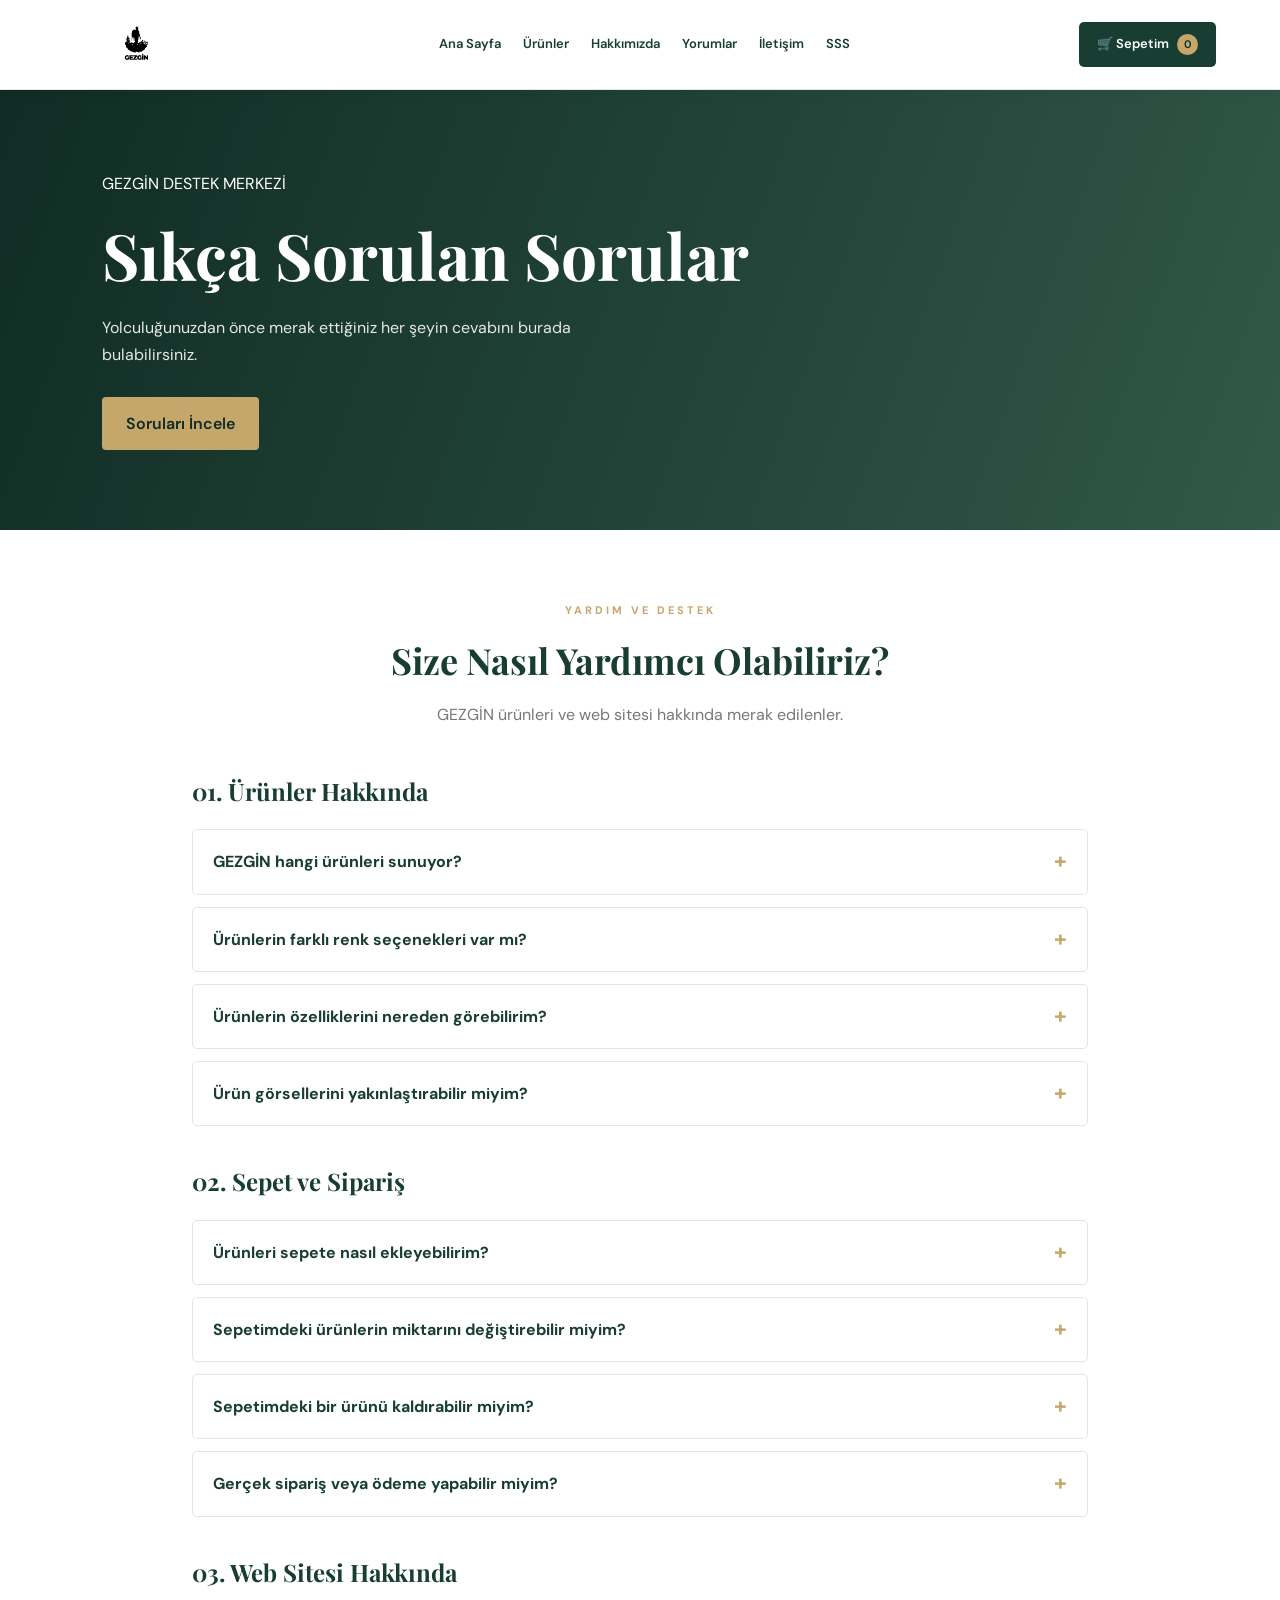
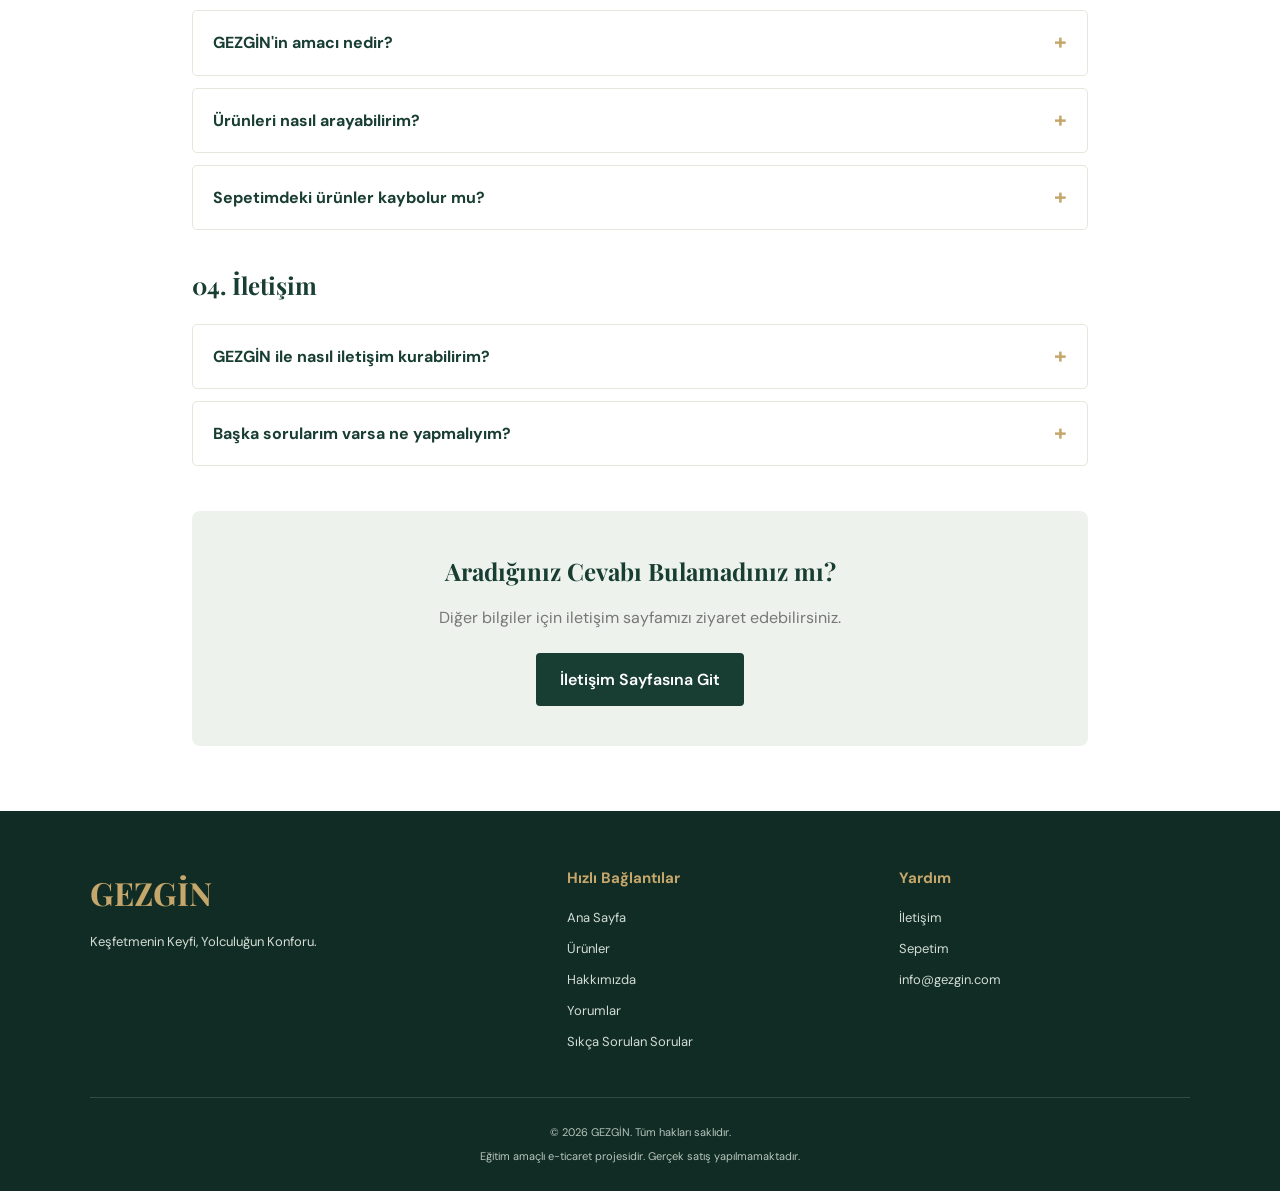
<file: sss.html>
<!DOCTYPE html>
<html lang="tr">
<head>
    <meta charset="UTF-8">
    <meta name="viewport" content="width=device-width, initial-scale=1.0">
    <meta name="description" content="GEZGİN ürünleri, sepet ve web sitesi hakkında sıkça sorulan sorular.">
    <title>Sıkça Sorulan Sorular | GEZGİN</title>
    <link rel="stylesheet" href="style.css">
</head>

<body>

<header class="site-header">

    <a href="index.html" class="logo">
        <img src="images/logo.png" alt="GEZGİN Logo">
    </a>

    <nav class="main-nav">
        <a href="index.html">Ana Sayfa</a>
        <a href="urunler.html">Ürünler</a>
        <a href="hakkimizda.html">Hakkımızda</a>
        <a href="yorumlar.html">Yorumlar</a>
        <a href="iletisim.html">İletişim</a>
        <a href="sss.html">SSS</a>
    </nav>

    <a href="sepet.html" class="cart-link">
        🛒 Sepetim <span id="cart-count">0</span>
    </a>

</header>

<section class="faq-hero hero">

    <div class="hero-content">
        <span>GEZGİN DESTEK MERKEZİ</span>

        <h1>Sıkça Sorulan Sorular</h1>

        <p>
            Yolculuğunuzdan önce merak ettiğiniz her şeyin
            cevabını burada bulabilirsiniz.
        </p>

        <a href="#faq-content" class="primary-button">
            Soruları İncele
        </a>
    </div>

</section>

<main class="faq-section" id="faq-content">

    <div class="section-heading">
        <span>YARDIM VE DESTEK</span>
        <h2>Size Nasıl Yardımcı Olabiliriz?</h2>
        <p>GEZGİN ürünleri ve web sitesi hakkında merak edilenler.</p>
    </div>

    <!-- ÜRÜNLER -->

    <section class="faq-category">

        <h2>01. Ürünler Hakkında</h2>

        <details class="faq-item">
            <summary>GEZGİN hangi ürünleri sunuyor?</summary>
            <p>
                GEZGİN; kamp ekipmanları, seyahat konfor ürünleri,
                outdoor ürünleri ve yolculuk aksesuarları üzerine
                hazırlanmış bir ürün koleksiyonu sunmaktadır.
            </p>
        </details>

        <details class="faq-item">
            <summary>Ürünlerin farklı renk seçenekleri var mı?</summary>
            <p>
                Evet. Ürünlere göre farklı renk seçenekleri bulunmaktadır.
                Mevcut renkleri ürün kartlarından veya ürün detay
                sayfalarından inceleyebilirsiniz.
            </p>
        </details>

        <details class="faq-item">
            <summary>Ürünlerin özelliklerini nereden görebilirim?</summary>
            <p>
                Ürünler sayfasından istediğiniz ürünü seçerek
                detay sayfasına ulaşabilir; ürün açıklamalarını,
                tasarım özelliklerini ve görsellerini inceleyebilirsiniz.
            </p>
        </details>

        <details class="faq-item">
            <summary>Ürün görsellerini yakınlaştırabilir miyim?</summary>
            <p>
                Ürün detay sayfasında ana görselin üzerine gelerek
                yakınlaştırma özelliğini kullanabilirsiniz.
            </p>
        </details>

    </section>

    <!-- SEPET VE SİPARİŞ -->

    <section class="faq-category">

        <h2>02. Sepet ve Sipariş</h2>

        <details class="faq-item">
            <summary>Ürünleri sepete nasıl ekleyebilirim?</summary>
            <p>
                Ürünler sayfasında istediğiniz ürünü ve varsa renk
                seçeneğini belirledikten sonra Sepete Ekle butonuna
                basabilirsiniz.
            </p>
        </details>

        <details class="faq-item">
            <summary>Sepetimdeki ürünlerin miktarını değiştirebilir miyim?</summary>
            <p>
                Evet. Sepet sayfasındaki miktar artırma ve azaltma
                kontrollerini kullanarak ürün adetlerini değiştirebilirsiniz.
            </p>
        </details>

        <details class="faq-item">
            <summary>Sepetimdeki bir ürünü kaldırabilir miyim?</summary>
            <p>
                Evet. Sepet sayfasındaki kaldırma butonunu kullanarak
                istediğiniz ürünü sepetinizden çıkarabilirsiniz.
            </p>
        </details>

        <details class="faq-item">
            <summary>Gerçek sipariş veya ödeme yapabilir miyim?</summary>
            <p>
                Hayır. GEZGİN şu anda eğitim ve web tasarım projesi
                olarak hazırlanmıştır. Gerçek satış, sipariş ve
                ödeme işlemi yapılmamaktadır.
            </p>
        </details>

    </section>

    <!-- WEB SİTESİ -->

    <section class="faq-category">

        <h2>03. Web Sitesi Hakkında</h2>

        <details class="faq-item">
            <summary>GEZGİN'in amacı nedir?</summary>
            <p>
                GEZGİN, seyahat ve outdoor ürünlerini modern bir
                e-ticaret sitesi tasarımıyla tanıtmak amacıyla
                hazırlanmış eğitim projesidir.
            </p>
        </details>

        <details class="faq-item">
            <summary>Ürünleri nasıl arayabilirim?</summary>
            <p>
                Ürünler sayfasındaki arama alanını kullanarak
                ürün isimlerine göre arama yapabilirsiniz.
                Kategori ve sıralama seçenekleriyle ürünleri
                filtreleyebilirsiniz.
            </p>
        </details>

        <details class="faq-item">
            <summary>Sepetimdeki ürünler kaybolur mu?</summary>
            <p>
                Sepet bilgileri tarayıcının yerel depolama alanında
                saklanacak şekilde tasarlanmıştır. Tarayıcı verileri
                silinirse sepet bilgileri kaybolabilir.
            </p>
        </details>

    </section>

    <!-- İLETİŞİM -->

    <section class="faq-category">

        <h2>04. İletişim</h2>

        <details class="faq-item">
            <summary>GEZGİN ile nasıl iletişim kurabilirim?</summary>
            <p>
                İletişim sayfasını ziyaret ederek örnek iletişim
                formunu inceleyebilirsiniz.
            </p>
        </details>

        <details class="faq-item">
            <summary>Başka sorularım varsa ne yapmalıyım?</summary>
            <p>
                İletişim sayfasındaki iletişim alanlarını
                inceleyebilirsiniz. Bu proje kapsamında form
                gerçek bir mesaj gönderme işlemi gerçekleştirmez.
            </p>
        </details>

    </section>

    <!-- İLETİŞİM ÇAĞRISI -->

    <div class="faq-contact"
         style="text-align:center; background:#edf2ed; padding:40px 25px; border-radius:8px; margin-top:45px;">

        <h2 style="color:#183d32; font-family:'Playfair Display',serif; margin-bottom:12px;">
            Aradığınız Cevabı Bulamadınız mı?
        </h2>

        <p style="color:#777; margin-bottom:22px;">
            Diğer bilgiler için iletişim sayfamızı ziyaret edebilirsiniz.
        </p>

        <a href="iletisim.html" class="product-button">
            İletişim Sayfasına Git
        </a>

    </div>

</main>

<footer class="site-footer">

    <div class="footer-content">

        <div class="footer-brand">
            <h2>GEZGİN</h2>
            <p>Keşfetmenin Keyfi, Yolculuğun Konforu.</p>
        </div>

        <div class="footer-links">
            <h3>Hızlı Bağlantılar</h3>
            <a href="index.html">Ana Sayfa</a>
            <a href="urunler.html">Ürünler</a>
            <a href="hakkimizda.html">Hakkımızda</a>
            <a href="yorumlar.html">Yorumlar</a>
            <a href="sss.html">Sıkça Sorulan Sorular</a>
        </div>

        <div class="footer-contact">
            <h3>Yardım</h3>
            <a href="iletisim.html">İletişim</a>
            <a href="sepet.html">Sepetim</a>
            <p>info@gezgin.com</p>
        </div>

    </div>

    <div class="footer-bottom">
        <p>© 2026 GEZGİN. Tüm hakları saklıdır.</p>
        <p>Eğitim amaçlı e-ticaret projesidir. Gerçek satış yapılmamaktadır.</p>
    </div>

</footer>

<script src="script.js"></script>

</body>
</html>
</file>
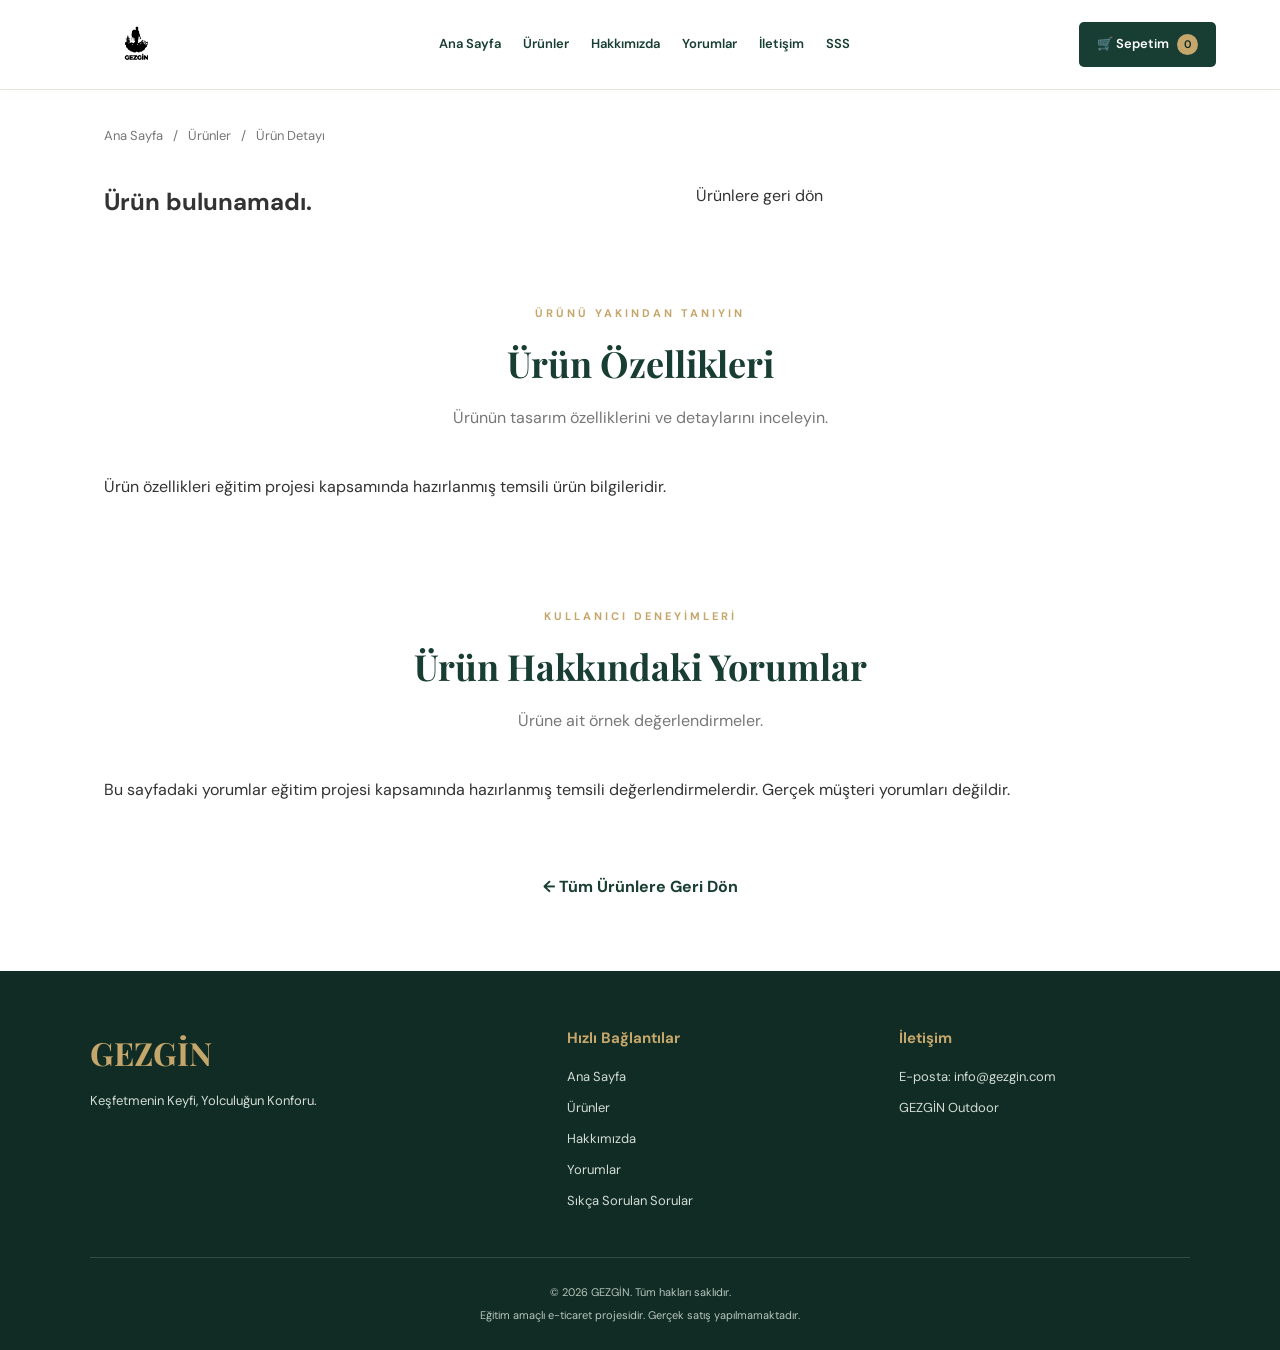
<file: urun-detay.html>
<!DOCTYPE html>
<html lang="tr">
<head>
    <meta charset="UTF-8">
    <meta name="viewport" content="width=device-width, initial-scale=1.0">
    <meta name="description" content="GEZGİN ürün detayları. Seyahat ve outdoor ürünlerini keşfedin.">
    <title>Ürün Detayı | GEZGİN</title>
    <link rel="stylesheet" href="style.css">
</head>

<body>

<header class="site-header">
    <a href="index.html" class="logo">
        <img src="images/logo.png" alt="GEZGİN Logo">
    </a>

    <nav class="main-nav">
        <a href="index.html">Ana Sayfa</a>
        <a href="urunler.html">Ürünler</a>
        <a href="hakkimizda.html">Hakkımızda</a>
        <a href="yorumlar.html">Yorumlar</a>
        <a href="iletisim.html">İletişim</a>
        <a href="sss.html">SSS</a>
    </nav>

    <a href="sepet.html" class="cart-link">
        🛒 Sepetim <span id="cart-count">0</span>
    </a>
</header>

<main class="detail-page">

    <div class="detail-breadcrumb">
        <a href="index.html">Ana Sayfa</a>
        <span>/</span>
        <a href="urunler.html">Ürünler</a>
        <span>/</span>
        <span>Ürün Detayı</span>
    </div>

    <section class="product-detail">

        <div class="detail-gallery">

            <div class="main-product-image" id="zoom-container">
                <img id="detail-image" src="" alt="GEZGİN ürün görseli">
            </div>

            <div class="thumbnail-list" id="thumbnail-list"></div>

            <p class="zoom-info">
                🔍 Yakınlaştırmak için görselin üzerine gelin.
            </p>

        </div>

        <div class="detail-info">

            <span class="product-category" id="detail-category">
                GEZGİN KOLEKSİYONU
            </span>

            <h1 id="detail-name">Ürün Adı</h1>

            <div class="detail-rating">
                <span>★★★★★</span>
                <small id="detail-rating-text">
                    Örnek değerlendirme
                </small>
            </div>

            <p class="detail-price" id="detail-price"></p>

            <p class="detail-description" id="detail-description"></p>

            <div class="detail-color-area">
                <label for="detail-color">Renk Seçeneği</label>
                <select id="detail-color">
                </select>
            </div>

            <div class="detail-actions">
                <button id="detail-add-button" class="product-button">
                    🛒 Sepete Ekle
                </button>
            </div>

            <div class="detail-delivery">
                <p>✓ Konfor odaklı ürün tasarımları</p>
                <p>✓ Farklı renk seçenekleri</p>
                <p>✓ Kullanışlı ve modern tasarım</p>
                <p>✓ Eğitim amaçlı ürün kataloğu</p>
            </div>

        </div>

    </section>

    <section class="product-information">

        <div class="section-heading">
            <span>ÜRÜNÜ YAKINDAN TANIYIN</span>
            <h2>Ürün Özellikleri</h2>
            <p>Ürünün tasarım özelliklerini ve detaylarını inceleyin.</p>
        </div>

        <div id="detail-features" class="features-table"></div>

        <p class="review-disclaimer">
            Ürün özellikleri eğitim projesi kapsamında hazırlanmış
            temsili ürün bilgileridir.
        </p>

    </section>

    <section class="product-reviews">

        <div class="section-heading">
            <span>KULLANICI DENEYİMLERİ</span>
            <h2>Ürün Hakkındaki Yorumlar</h2>
            <p>Ürüne ait örnek değerlendirmeler.</p>
        </div>

        <div id="detail-reviews" class="reviews-grid"></div>

        <p class="review-disclaimer">
            Bu sayfadaki yorumlar eğitim projesi kapsamında hazırlanmış
            temsili değerlendirmelerdir. Gerçek müşteri yorumları değildir.
        </p>

    </section>

    <div class="detail-back-link">
        <a href="urunler.html">← Tüm Ürünlere Geri Dön</a>
    </div>

</main>

<footer class="site-footer">

    <div class="footer-content">

        <div class="footer-brand">
            <h2>GEZGİN</h2>
            <p>Keşfetmenin Keyfi, Yolculuğun Konforu.</p>
        </div>

        <div class="footer-links">
            <h3>Hızlı Bağlantılar</h3>
            <a href="index.html">Ana Sayfa</a>
            <a href="urunler.html">Ürünler</a>
            <a href="hakkimizda.html">Hakkımızda</a>
            <a href="yorumlar.html">Yorumlar</a>
            <a href="sss.html">Sıkça Sorulan Sorular</a>
        </div>

        <div class="footer-contact">
            <h3>İletişim</h3>
            <p>E-posta: info@gezgin.com</p>
            <p>GEZGİN Outdoor</p>
        </div>

    </div>

    <div class="footer-bottom">
        <p>© 2026 GEZGİN. Tüm hakları saklıdır.</p>
        <p>Eğitim amaçlı e-ticaret projesidir. Gerçek satış yapılmamaktadır.</p>
    </div>

</footer>

<script src="script.js"></script>

</body>
</html>
</file>
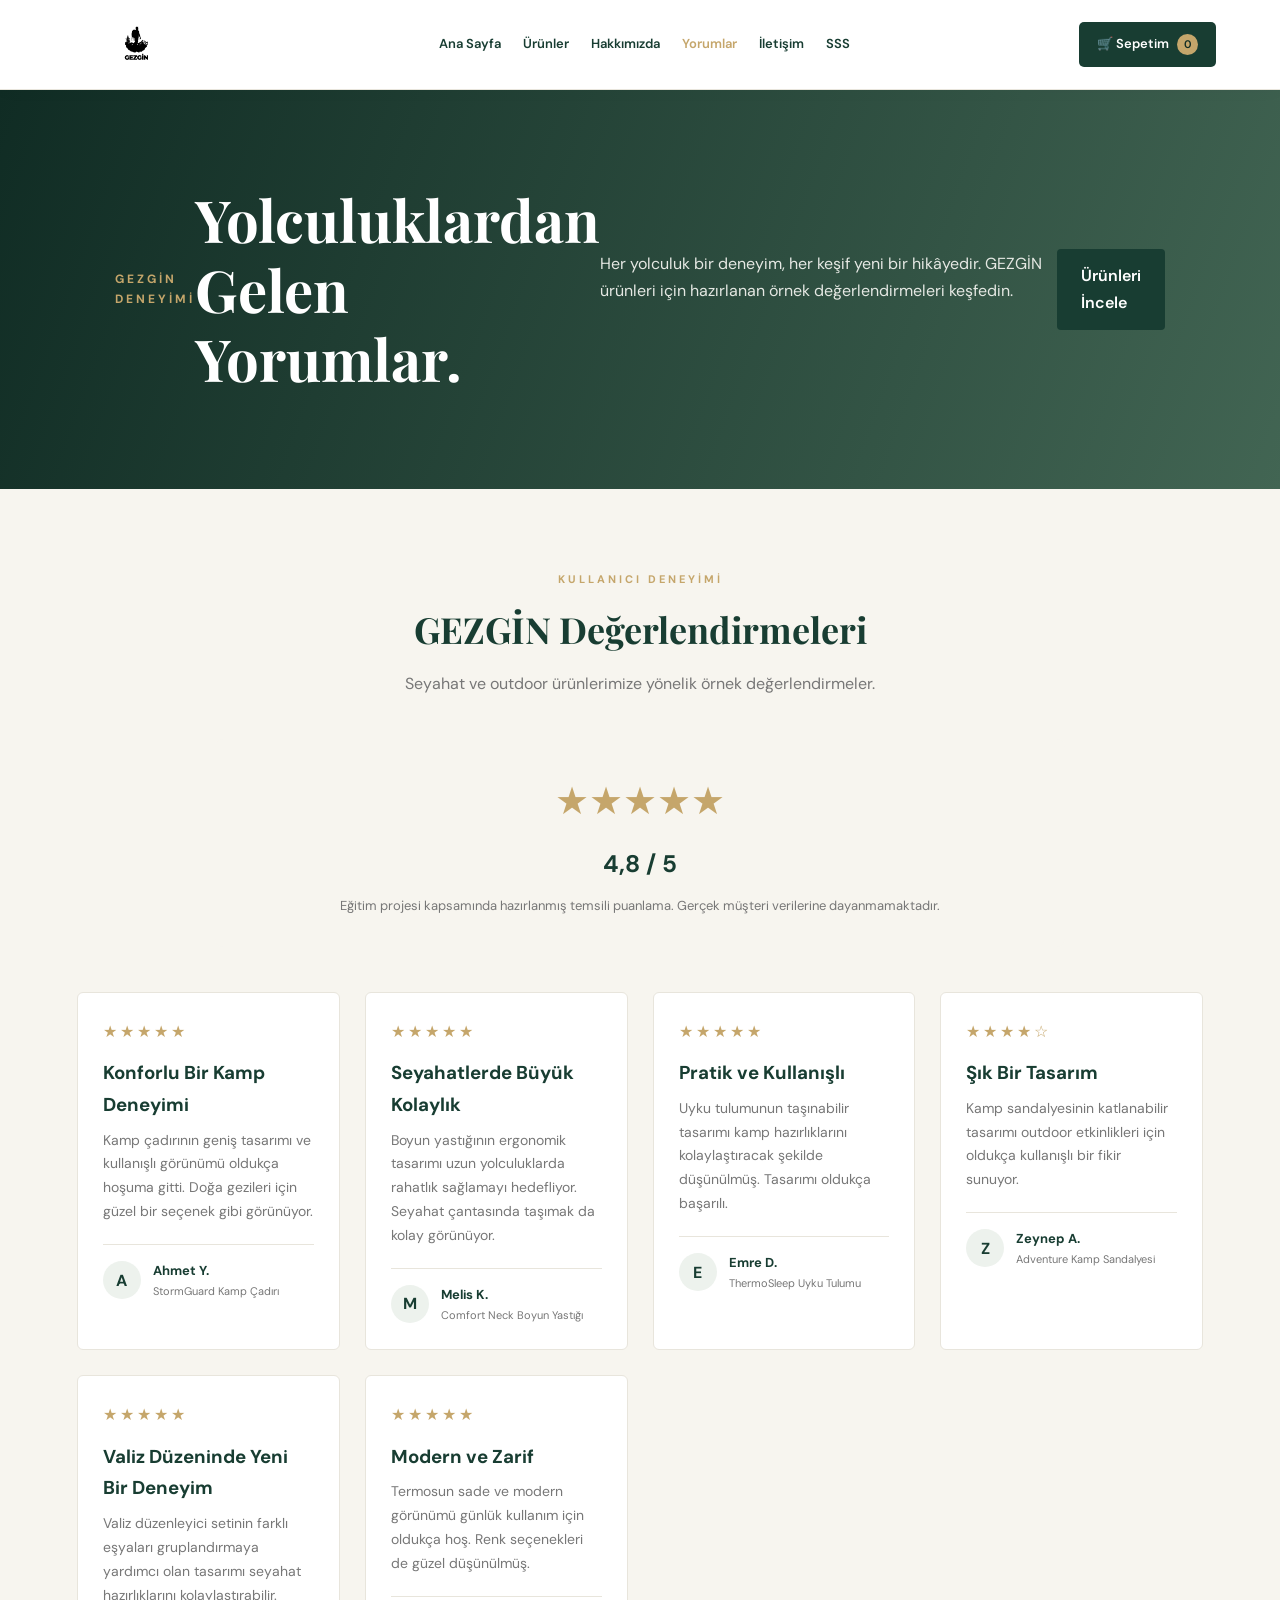
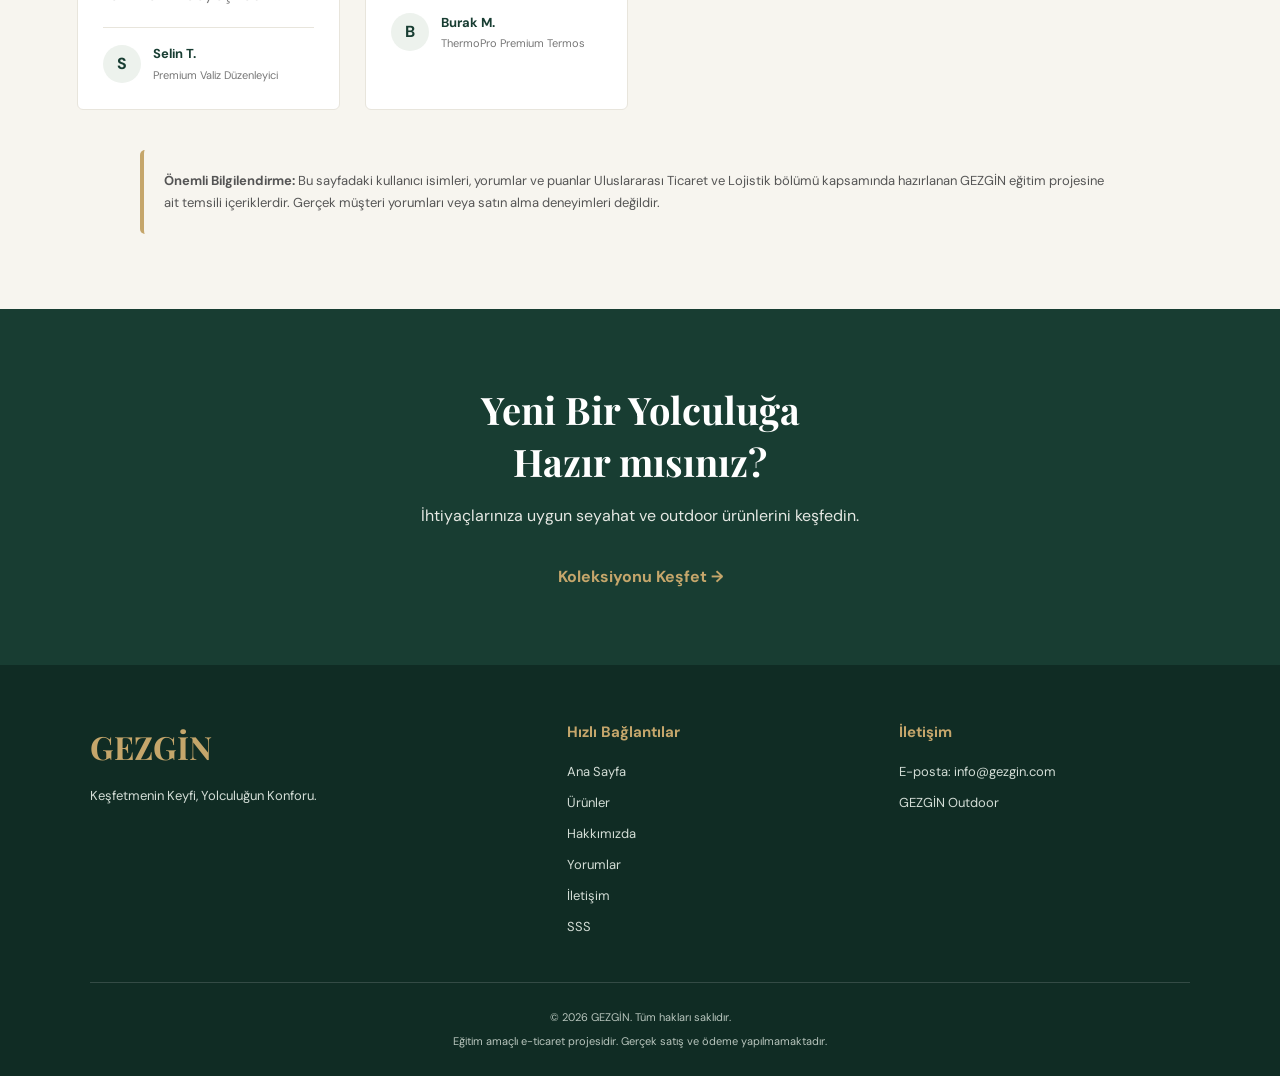
<file: yorumlar.html>
<!DOCTYPE html>
<html lang="tr">
<head>
    <meta charset="UTF-8">
    <meta name="viewport" content="width=device-width, initial-scale=1.0">
    <meta name="description" content="GEZGİN seyahat ve outdoor ürünleri için örnek kullanıcı değerlendirmeleri.">
    <title>Müşteri Yorumları | GEZGİN</title>
    <link rel="stylesheet" href="style.css">
</head>

<body>

<header class="site-header">

    <a href="index.html" class="logo">
        <img src="images/logo.png" alt="GEZGİN Logo">
    </a>

    <nav class="main-nav">
        <a href="index.html">Ana Sayfa</a>
        <a href="urunler.html">Ürünler</a>
        <a href="hakkimizda.html">Hakkımızda</a>
        <a href="yorumlar.html" class="active">Yorumlar</a>
        <a href="iletisim.html">İletişim</a>
        <a href="sss.html">SSS</a>
    </nav>

    <a href="sepet.html" class="cart-link">
        🛒 Sepetim <span id="cart-count">0</span>
    </a>

</header>

<main>

    <!-- SAYFA GİRİŞİ -->

    <section class="reviews-hero">

        <span>GEZGİN DENEYİMİ</span>

        <h1>Yolculuklardan<br>Gelen Yorumlar.</h1>

        <p>
            Her yolculuk bir deneyim, her keşif yeni bir hikâyedir.
            GEZGİN ürünleri için hazırlanan örnek değerlendirmeleri keşfedin.
        </p>

        <a href="urunler.html" class="primary-button">
            Ürünleri İncele
        </a>

    </section>

    <!-- GENEL DEĞERLENDİRME -->

    <section class="reviews-section">

        <div class="section-heading">

            <span>KULLANICI DENEYİMİ</span>

            <h2>GEZGİN Değerlendirmeleri</h2>

            <p>
                Seyahat ve outdoor ürünlerimize yönelik
                örnek değerlendirmeler.
            </p>

        </div>

        <div style="
            max-width:850px;
            margin:0 auto 45px;
            padding:30px;
            background:#f7f5ef;
            border-radius:8px;
            text-align:center;
        ">

            <div style="font-size:38px; color:#c5a66b;">
                ★★★★★
            </div>

            <h2 style="color:#183d32; margin:10px 0;">
                4,8 / 5
            </h2>

            <p style="color:#777; font-size:13px;">
                Eğitim projesi kapsamında hazırlanmış temsili puanlama.
                Gerçek müşteri verilerine dayanmamaktadır.
            </p>

        </div>

        <!-- YORUM KARTLARI -->

        <div class="reviews-grid">

            <div class="review-card">

                <div class="review-stars">★★★★★</div>

                <h3>Konforlu Bir Kamp Deneyimi</h3>

                <p>
                    Kamp çadırının geniş tasarımı ve kullanışlı
                    görünümü oldukça hoşuma gitti. Doğa gezileri
                    için güzel bir seçenek gibi görünüyor.
                </p>

                <div class="review-author">

                    <div class="author-avatar">A</div>

                    <div>
                        <strong>Ahmet Y.</strong>
                        <span>StormGuard Kamp Çadırı</span>
                    </div>

                </div>

            </div>

            <div class="review-card">

                <div class="review-stars">★★★★★</div>

                <h3>Seyahatlerde Büyük Kolaylık</h3>

                <p>
                    Boyun yastığının ergonomik tasarımı uzun
                    yolculuklarda rahatlık sağlamayı hedefliyor.
                    Seyahat çantasında taşımak da kolay görünüyor.
                </p>

                <div class="review-author">

                    <div class="author-avatar">M</div>

                    <div>
                        <strong>Melis K.</strong>
                        <span>Comfort Neck Boyun Yastığı</span>
                    </div>

                </div>

            </div>

            <div class="review-card">

                <div class="review-stars">★★★★★</div>

                <h3>Pratik ve Kullanışlı</h3>

                <p>
                    Uyku tulumunun taşınabilir tasarımı kamp
                    hazırlıklarını kolaylaştıracak şekilde düşünülmüş.
                    Tasarımı oldukça başarılı.
                </p>

                <div class="review-author">

                    <div class="author-avatar">E</div>

                    <div>
                        <strong>Emre D.</strong>
                        <span>ThermoSleep Uyku Tulumu</span>
                    </div>

                </div>

            </div>

            <div class="review-card">

                <div class="review-stars">★★★★☆</div>

                <h3>Şık Bir Tasarım</h3>

                <p>
                    Kamp sandalyesinin katlanabilir tasarımı
                    outdoor etkinlikleri için oldukça kullanışlı
                    bir fikir sunuyor.
                </p>

                <div class="review-author">

                    <div class="author-avatar">Z</div>

                    <div>
                        <strong>Zeynep A.</strong>
                        <span>Adventure Kamp Sandalyesi</span>
                    </div>

                </div>

            </div>

            <div class="review-card">

                <div class="review-stars">★★★★★</div>

                <h3>Valiz Düzeninde Yeni Bir Deneyim</h3>

                <p>
                    Valiz düzenleyici setinin farklı eşyaları
                    gruplandırmaya yardımcı olan tasarımı
                    seyahat hazırlıklarını kolaylaştırabilir.
                </p>

                <div class="review-author">

                    <div class="author-avatar">S</div>

                    <div>
                        <strong>Selin T.</strong>
                        <span>Premium Valiz Düzenleyici</span>
                    </div>

                </div>

            </div>

            <div class="review-card">

                <div class="review-stars">★★★★★</div>

                <h3>Modern ve Zarif</h3>

                <p>
                    Termosun sade ve modern görünümü günlük
                    kullanım için oldukça hoş. Renk seçenekleri
                    de güzel düşünülmüş.
                </p>

                <div class="review-author">

                    <div class="author-avatar">B</div>

                    <div>
                        <strong>Burak M.</strong>
                        <span>ThermoPro Premium Termos</span>
                    </div>

                </div>

            </div>

        </div>

        <!-- BİLGİLENDİRME -->

        <div class="review-disclaimer"
             style="
                max-width:1000px;
                margin:40px auto 0;
                padding:20px;
                background:#f7f5ef;
                border-left:4px solid #c5a66b;
                border-radius:5px;
                color:#555;
                font-size:13px;
             ">

            <strong>Önemli Bilgilendirme:</strong>

            Bu sayfadaki kullanıcı isimleri, yorumlar ve puanlar
            Uluslararası Ticaret ve Lojistik bölümü kapsamında
            hazırlanan GEZGİN eğitim projesine ait temsili içeriklerdir.
            Gerçek müşteri yorumları veya satın alma deneyimleri değildir.

        </div>

    </section>

    <!-- ALT ÇAĞRI ALANI -->

    <section class="about-slogan">

        <h2>
            Yeni Bir Yolculuğa<br>
            Hazır mısınız?
        </h2>

        <p>
            İhtiyaçlarınıza uygun seyahat ve outdoor ürünlerini keşfedin.
        </p>

        <a href="urunler.html">
            Koleksiyonu Keşfet →
        </a>

    </section>

</main>

<!-- FOOTER -->

<footer class="site-footer">

    <div class="footer-content">

        <div class="footer-brand">

            <h2>GEZGİN</h2>

            <p>Keşfetmenin Keyfi, Yolculuğun Konforu.</p>

        </div>

        <div class="footer-links">

            <h3>Hızlı Bağlantılar</h3>

            <a href="index.html">Ana Sayfa</a>
            <a href="urunler.html">Ürünler</a>
            <a href="hakkimizda.html">Hakkımızda</a>
            <a href="yorumlar.html">Yorumlar</a>
            <a href="iletisim.html">İletişim</a>
            <a href="sss.html">SSS</a>

        </div>

        <div class="footer-contact">

            <h3>İletişim</h3>

            <p>E-posta: info@gezgin.com</p>
            <p>GEZGİN Outdoor</p>

        </div>

    </div>

    <div class="footer-bottom">

        <p>© 2026 GEZGİN. Tüm hakları saklıdır.</p>

        <p>
            Eğitim amaçlı e-ticaret projesidir.
            Gerçek satış ve ödeme yapılmamaktadır.
        </p>

    </div>

</footer>

<script src="script.js"></script>

</body>
</html>
</file>
<file: style.css>
@import url('https://fonts.googleapis.com/css2?family=DM+Sans:wght@400;500;600;700;800&family=Playfair+Display:wght@500;600;700&display=swap');

/* ========================================
   GEZGİN - PREMIUM TASARIM
======================================== */

:root {
    --green: #183d32;
    --dark-green: #102c24;
    --cream: #f7f5ef;
    --white: #ffffff;
    --gold: #c5a66b;
    --text: #333333;
    --muted: #777777;
    --border: #e8e5dc;
    --light-green: #edf2ed;
    --shadow: 0 12px 30px rgba(0, 0, 0, 0.07);
}

* {
    margin: 0;
    padding: 0;
    box-sizing: border-box;
}

html {
    scroll-behavior: smooth;
}

body {
    font-family: 'DM Sans', sans-serif;
    color: var(--text);
    background: var(--white);
    line-height: 1.7;
}

a {
    text-decoration: none;
    color: inherit;
}

button,
input,
select,
textarea {
    font: inherit;
}

button {
    cursor: pointer;
}

img {
    max-width: 100%;
    display: block;
}

section {
    scroll-margin-top: 100px;
}

.container {
    width: 90%;
    max-width: 1250px;
    margin: auto;
}

/* ========================================
   HEADER
======================================== */

.site-header {
    width: 100%;
    min-height: 85px;
    padding: 12px 5%;
    display: flex;
    align-items: center;
    justify-content: space-between;
    gap: 25px;
    background: var(--white);
    border-bottom: 1px solid var(--border);
    position: sticky;
    top: 0;
    z-index: 1000;
    box-shadow: 0 3px 15px rgba(0,0,0,0.025);
}

.logo img {
    width: 145px;
    max-height: 65px;
    object-fit: contain;
}

.main-nav {
    display: flex;
    align-items: center;
    justify-content: center;
    gap: 22px;
    flex-wrap: wrap;
}

.main-nav a {
    font-size: 13px;
    font-weight: 600;
    color: var(--green);
    transition: 0.3s;
}

.main-nav a:hover,
.main-nav a.active {
    color: var(--gold);
}

.cart-link {
    background: var(--green);
    color: var(--white);
    padding: 11px 18px;
    border-radius: 5px;
    font-size: 13px;
    font-weight: 600;
    white-space: nowrap;
    transition: 0.3s;
}

.cart-link:hover {
    background: var(--dark-green);
    transform: translateY(-2px);
}

#cart-count {
    display: inline-flex;
    align-items: center;
    justify-content: center;
    background: var(--gold);
    color: var(--dark-green);
    width: 21px;
    height: 21px;
    border-radius: 50%;
    margin-left: 5px;
    font-size: 11px;
}

/* ========================================
   BUTONLAR
======================================== */

.product-button,
.primary-button {
    display: inline-block;
    border: none;
    background: var(--green);
    color: var(--white);
    padding: 13px 24px;
    border-radius: 4px;
    font-weight: 600;
    transition: 0.3s;
}

.product-button:hover,
.primary-button:hover {
    background: var(--gold);
    color: var(--dark-green);
    transform: translateY(-2px);
}

/* ========================================
   ANA SAYFA HERO
======================================== */

.hero-section {
    min-height: 520px;
    padding: 75px 9%;
    display: flex;
    align-items: center;
    color: var(--white);
    background:
        linear-gradient(100deg, rgba(16,44,36,0.97), rgba(24,61,50,0.78)),
        linear-gradient(135deg, #183d32, #426553);
}

.hero-content {
    max-width: 680px;
}

.hero-label {
    display: inline-block;
    color: var(--gold);
    font-size: 12px;
    letter-spacing: 3px;
    font-weight: 700;
}

.hero-section h1 {
    font-family: 'Playfair Display', serif;
    font-size: clamp(40px, 5vw, 66px);
    line-height: 1.2;
    margin: 22px 0;
}

.hero-section p {
    max-width: 550px;
    color: #e5e8e3;
    font-size: 16px;
    margin-bottom: 25px;
}

.discount-box {
    display: flex;
    flex-direction: column;
    gap: 4px;
    border-left: 3px solid var(--gold);
    padding: 10px 17px;
    margin-bottom: 27px;
}

.discount-box strong {
    color: var(--gold);
    font-size: 13px;
}

.discount-box span {
    color: #e5e8e3;
    font-size: 13px;
}

.hero-button {
    display: inline-block;
    background: var(--gold);
    color: var(--dark-green);
    padding: 15px 27px;
    border-radius: 4px;
    font-weight: 700;
    transition: 0.3s;
}

.hero-button:hover {
    background: var(--white);
    transform: translateY(-3px);
}

/* Diğer sayfalarda kullanılan genel hero */

.hero {
    min-height: 440px;
    padding: 75px 8%;
    display: flex;
    align-items: center;
    background: linear-gradient(110deg, #102c24, #315849);
    color: var(--white);
}

.hero h1 {
    font-family: 'Playfair Display', serif;
    font-size: clamp(38px, 5vw, 64px);
    line-height: 1.2;
    margin: 20px 0;
}

.hero p {
    color: #e5e8e3;
    max-width: 530px;
    margin-bottom: 28px;
    font-size: 16px;
}

.hero .primary-button {
    background: var(--gold);
    color: var(--dark-green);
}

/* ========================================
   KAMPANYA SLIDER - ESKİ SLIDER
======================================== */

.campaign-slider {
    width: 100%;
    position: relative;
    overflow: hidden;
    background: var(--green);
}

.campaign-slide {
    display: none;
    min-height: 280px;
    padding: 55px 9%;
    color: var(--white);
    background: linear-gradient(110deg, #102c24, #426553);
    align-items: center;
}

.campaign-slide.active {
    display: flex;
    flex-direction: column;
    align-items: flex-start;
    justify-content: center;
}

.campaign-slide span {
    color: var(--gold);
    font-size: 12px;
    letter-spacing: 3px;
    font-weight: 700;
}

.campaign-slide h2 {
    font-family: 'Playfair Display', serif;
    font-size: 38px;
    margin: 12px 0;
}

.campaign-slide p {
    max-width: 550px;
    color: #eeeeee;
    margin-bottom: 15px;
}

.campaign-slide a {
    color: var(--gold);
    font-weight: 700;
    font-size: 14px;
}

.campaign-slide a:hover {
    color: var(--white);
}

/* ========================================
   BÖLÜM BAŞLIKLARI
======================================== */

.section-heading {
    text-align: center;
    margin-bottom: 42px;
}

.section-heading span {
    color: var(--gold);
    font-size: 11px;
    letter-spacing: 3px;
    font-weight: 700;
}

.section-heading h2 {
    font-family: 'Playfair Display', serif;
    font-size: 36px;
    color: var(--green);
    margin-top: 8px;
}

.section-heading p {
    color: var(--muted);
    margin-top: 10px;
}

/* ========================================
   ÜRÜN KARTLARI
======================================== */

.featured-section,
.products-section {
    padding: 85px 6%;
}

.product-grid,
.reviews-grid {
    display: grid;
    grid-template-columns: repeat(4, minmax(0, 1fr));
    gap: 25px;
}

.product-card {
    background: var(--white);
    border: 1px solid var(--border);
    border-radius: 8px;
    overflow: hidden;
    transition: 0.3s;
    position: relative;
}

.product-card:hover {
    transform: translateY(-6px);
    box-shadow: var(--shadow);
}

.product-card > a:first-child img {
    width: 100%;
    height: 245px;
    object-fit: contain;
    background: var(--cream);
    padding: 20px;
    transition: 0.4s;
}

.product-card:hover > a:first-child img {
    transform: scale(1.05);
}

.product-image {
    height: 245px;
    background: var(--cream);
    display: flex;
    align-items: center;
    justify-content: center;
    padding: 20px;
    overflow: hidden;
}

.product-image img {
    width: 100%;
    height: 100%;
    object-fit: contain;
    transition: 0.4s;
}

.product-card:hover .product-image img {
    transform: scale(1.06);
}

.product-info {
    padding: 20px;
}

.product-category {
    display: block;
    color: var(--gold);
    font-size: 10px;
    font-weight: 700;
    letter-spacing: 1.5px;
    margin-bottom: 8px;
}

.product-info h3 {
    color: var(--green);
    font-size: 16px;
    min-height: 48px;
    margin-bottom: 8px;
}

.product-price {
    color: var(--green);
    font-size: 19px;
    font-weight: 800;
    margin: 12px 0;
}

.product-colors {
    display: flex;
    align-items: center;
    gap: 8px;
    margin: 12px 0;
}

.product-colors button {
    width: 22px;
    height: 22px;
    border-radius: 50%;
    border: 2px solid var(--border);
}

.product-colors button.active {
    outline: 2px solid var(--gold);
    outline-offset: 2px;
}

.product-card .product-button {
    width: 100%;
    margin-top: 8px;
}

.product-detail-link {
    display: block;
    color: var(--green);
    font-size: 13px;
    font-weight: 700;
    margin-bottom: 10px;
}

.all-products {
    text-align: center;
    margin-top: 45px;
}

.all-products a {
    display: inline-block;
    color: var(--green);
    border: 1px solid var(--green);
    padding: 13px 25px;
    border-radius: 4px;
    font-weight: 700;
    transition: 0.3s;
}

.all-products a:hover {
    background: var(--green);
    color: var(--white);
}

/* ========================================
   ÜRÜN FİLTRELERİ
======================================== */

.product-controls {
    display: flex;
    justify-content: center;
    align-items: end;
    flex-wrap: wrap;
    gap: 18px;
    margin: 35px auto;
    max-width: 1100px;
}

.search-box,
.filter-box,
.sort-box {
    display: flex;
    flex-direction: column;
    gap: 8px;
}

.product-controls label {
    color: var(--green);
    font-size: 13px;
    font-weight: 700;
}

.product-controls input,
.product-controls select {
    min-width: 210px;
    padding: 13px 15px;
    border: 1px solid var(--border);
    border-radius: 5px;
    background: var(--white);
    outline: none;
}

.product-controls input:focus,
.product-controls select:focus {
    border-color: var(--green);
}

.product-results,
.product-result-count {
    text-align: center;
    margin-bottom: 25px;
    color: var(--muted);
}

.no-products {
    text-align: center;
    padding: 40px;
    color: var(--muted);
}

/* ========================================
   HAKKIMIZDA
======================================== */

.about-hero,
.reviews-hero,
.contact-hero {
    min-height: 390px;
    padding: 75px 9%;
    display: flex;
    align-items: center;
    color: var(--white);
    background: linear-gradient(110deg, #102c24, #426553);
}

.about-hero > div,
.reviews-hero > div,
.contact-hero > div {
    max-width: 680px;
}

.about-hero span,
.reviews-hero span,
.contact-hero span {
    color: var(--gold);
    font-size: 12px;
    letter-spacing: 3px;
    font-weight: 700;
}

.about-hero h1,
.reviews-hero h1,
.contact-hero h1 {
    font-family: 'Playfair Display', serif;
    font-size: clamp(38px, 5vw, 58px);
    line-height: 1.2;
    margin: 20px 0;
}

.about-hero p,
.reviews-hero p,
.contact-hero p {
    max-width: 560px;
    color: #e5e8e3;
    margin-bottom: 25px;
}

.about-content {
    display: grid;
    grid-template-columns: 1fr 1fr;
    align-items: center;
    gap: 55px;
    padding: 85px 8%;
}

.about-text h2 {
    color: var(--green);
    font-family: 'Playfair Display', serif;
    font-size: 35px;
    line-height: 1.3;
    margin: 15px 0 22px;
}

.about-label {
    color: var(--gold);
    font-size: 11px;
    font-weight: 700;
    letter-spacing: 3px;
}

.about-text p {
    color: var(--muted);
    margin-bottom: 16px;
}

.about-image {
    background: var(--cream);
    border-radius: 8px;
    overflow: hidden;
    padding: 25px;
}

.about-image img {
    width: 100%;
    height: 380px;
    object-fit: contain;
}

.about-values {
    padding: 75px 7%;
    background: var(--cream);
}

.values-grid,
.about-cards,
.quality-grid {
    display: grid;
    grid-template-columns: repeat(3, 1fr);
    gap: 22px;
    max-width: 1150px;
    margin: auto;
}

.value-card,
.about-card,
.quality-card {
    background: var(--white);
    padding: 32px 25px;
    border: 1px solid var(--border);
    border-radius: 7px;
    text-align: center;
    transition: 0.3s;
}

.value-card:hover,
.about-card:hover,
.quality-card:hover {
    transform: translateY(-5px);
    box-shadow: var(--shadow);
}

.value-icon {
    font-size: 30px;
    color: var(--gold);
    margin-bottom: 12px;
}

.value-card h3,
.about-card h3,
.quality-card h3 {
    color: var(--green);
    margin-bottom: 12px;
}

.value-card p,
.about-card p,
.quality-card p {
    color: var(--muted);
    font-size: 14px;
}

.about-slogan {
    padding: 75px 7%;
    text-align: center;
    background: var(--green);
    color: var(--white);
}

.about-slogan h2 {
    font-family: 'Playfair Display', serif;
    font-size: 38px;
    line-height: 1.35;
    margin-bottom: 15px;
}

.about-slogan p {
    color: #e5e8e3;
    margin-bottom: 22px;
}

.about-slogan a {
    display: inline-block;
    color: var(--gold);
    font-weight: 700;
    margin-top: 12px;
}

/* ========================================
   ANA SAYFA TANITIM ALANI
======================================== */

.about-section {
    padding: 80px 8%;
    background: var(--cream);
}

.about-section .about-content {
    display: block;
    max-width: 850px;
    margin: auto;
    padding: 0;
    text-align: center;
}

.about-section .about-content > span {
    color: var(--gold);
    font-size: 11px;
    font-weight: 700;
    letter-spacing: 3px;
}

.about-section h2 {
    color: var(--green);
    font-family: 'Playfair Display', serif;
    font-size: 38px;
    margin: 12px 0;
}

.about-section p {
    color: var(--muted);
    margin-bottom: 25px;
}

.about-section .product-button {
    display: inline-block;
}

/* Ana sayfa kalite kartları */

.featured-section .product-grid:has(.product-info h3):not(:has(.product-price)) .product-card {
    text-align: center;
    background: var(--cream);
    border: none;
    padding: 15px;
}

.featured-section .product-grid:has(.product-info h3):not(:has(.product-price)) .product-info h3 {
    min-height: auto;
    font-size: 18px;
}

.featured-section .product-grid:has(.product-info h3):not(:has(.product-price)) .product-card:hover {
    background: var(--light-green);
}

/* ========================================
   YORUMLAR
======================================== */

.reviews-section {
    padding: 75px 6%;
    background: var(--cream);
}

.review-card {
    background: var(--white);
    padding: 25px;
    border: 1px solid var(--border);
    border-radius: 6px;
    transition: 0.3s;
}

.review-card:hover {
    transform: translateY(-4px);
    box-shadow: var(--shadow);
}

.review-stars {
    color: var(--gold);
    letter-spacing: 3px;
    margin-bottom: 12px;
}

.review-card h3 {
    color: var(--green);
    margin-bottom: 8px;
}

.review-card p {
    color: var(--muted);
    font-size: 14px;
    margin-bottom: 20px;
}

.review-author {
    display: flex;
    align-items: center;
    gap: 12px;
    border-top: 1px solid var(--border);
    padding-top: 15px;
}

.author-avatar {
    width: 38px;
    height: 38px;
    display: flex;
    align-items: center;
    justify-content: center;
    background: var(--light-green);
    color: var(--green);
    border-radius: 50%;
    font-weight: 700;
}

.review-author strong,
.review-author span {
    display: block;
}

.review-author strong {
    color: var(--green);
    font-size: 13px;
}

.review-author span {
    color: var(--muted);
    font-size: 11px;
}

/* ========================================
   İLETİŞİM
======================================== */

.contact-section {
    padding: 75px 7%;
    background: var(--cream);
}

.contact-container {
    max-width: 1100px;
    margin: auto;
    display: grid;
    grid-template-columns: 1fr 1.3fr;
    gap: 35px;
}

.contact-info,
.contact-form,
.contact-form-area {
    background: var(--white);
    padding: 35px;
    border-radius: 7px;
    border: 1px solid var(--border);
}

.contact-info h2,
.contact-form h2,
.contact-form-area h2 {
    color: var(--green);
    font-family: 'Playfair Display', serif;
    margin-bottom: 15px;
}

.contact-info > p {
    margin-bottom: 22px;
    color: var(--muted);
}

.contact-detail {
    display: flex;
    align-items: center;
    gap: 15px;
    margin: 22px 0;
}

.contact-detail > span {
    width: 45px;
    height: 45px;
    flex-shrink: 0;
    display: flex;
    align-items: center;
    justify-content: center;
    background: var(--light-green);
    color: var(--green);
    border-radius: 50%;
    font-size: 19px;
}

.contact-detail h3 {
    color: var(--green);
    font-size: 14px;
}

.contact-detail p {
    color: var(--muted);
    font-size: 13px;
}

.contact-form label,
.contact-form-area label {
    display: block;
    color: var(--green);
    font-weight: 600;
    font-size: 13px;
    margin-bottom: 7px;
}

.contact-form input,
.contact-form textarea,
.contact-form-area input,
.contact-form-area textarea {
    width: 100%;
    padding: 13px;
    margin-bottom: 17px;
    border: 1px solid var(--border);
    border-radius: 4px;
    outline: none;
}

.contact-form input:focus,
.contact-form textarea:focus,
.contact-form-area input:focus,
.contact-form-area textarea:focus {
    border-color: var(--green);
}

.contact-form textarea,
.contact-form-area textarea {
    min-height: 130px;
    resize: vertical;
}

.contact-form button,
.contact-form-area button {
    width: 100%;
}

.form-note {
    color: var(--muted);
    font-size: 11px;
    margin-top: 14px;
}

/* ========================================
   SIKÇA SORULAN SORULAR
======================================== */

.faq-section {
    max-width: 1050px;
    margin: auto;
    padding: 65px 6%;
}

.faq-category {
    margin-bottom: 35px;
}

.faq-category h2 {
    color: var(--green);
    font-family: 'Playfair Display', serif;
    margin-bottom: 18px;
}

.faq-item {
    background: var(--white);
    border: 1px solid var(--border);
    border-radius: 5px;
    margin-bottom: 12px;
    overflow: hidden;
}

.faq-item summary {
    cursor: pointer;
    padding: 18px 45px 18px 20px;
    font-weight: 700;
    color: var(--green);
    list-style: none;
    position: relative;
}

.faq-item summary::-webkit-details-marker {
    display: none;
}

.faq-item summary::after {
    content: '+';
    position: absolute;
    right: 20px;
    font-size: 22px;
    top: 12px;
    color: var(--gold);
}

.faq-item[open] summary::after {
    content: '−';
}

.faq-item p {
    padding: 0 20px 20px;
    color: var(--muted);
    font-size: 14px;
}

/* ========================================
   SEPET
======================================== */

.cart-section {
    max-width: 1250px;
    margin: auto;
    padding: 65px 5%;
}

.cart-layout {
    display: grid;
    grid-template-columns: minmax(0, 1.7fr) minmax(280px, 0.8fr);
    gap: 30px;
    align-items: start;
}

.cart-products {
    min-width: 0;
}

.cart-item {
    display: flex;
    align-items: center;
    justify-content: space-between;
    gap: 20px;
    padding: 20px;
    border-bottom: 1px solid var(--border);
}

.cart-item img {
    width: 100px;
    height: 100px;
    object-fit: contain;
    background: var(--cream);
    border-radius: 5px;
}

.cart-item h3 {
    color: var(--green);
    font-size: 16px;
}

.cart-item button {
    border: none;
    background: transparent;
    color: #a43c35;
    font-weight: 700;
}

.cart-summary {
    width: 100%;
    background: var(--cream);
    padding: 25px;
    border-radius: 6px;
    position: sticky;
    top: 110px;
}

.summary-row {
    display: flex;
    align-items: center;
    justify-content: space-between;
    gap: 15px;
    margin-bottom: 13px;
    color: var(--muted);
    font-size: 14px;
}

.summary-row strong {
    color: var(--green);
}

.total-row {
    font-size: 16px;
    font-weight: 800;
}

.cart-summary .checkout-button {
    width: 100%;
    margin-top: 20px;
}

.cart-summary .continue-shopping:hover {
    color: var(--gold);
}

/* ========================================
   ÜRÜN DETAY
======================================== */

.detail-page {
    max-width: 1200px;
    margin: auto;
    padding: 35px 5% 70px;
}

.detail-breadcrumb {
    display: flex;
    gap: 10px;
    flex-wrap: wrap;
    color: var(--muted);
    font-size: 13px;
    margin-bottom: 35px;
}

.detail-breadcrumb a:hover {
    color: var(--gold);
}

.product-detail {
    display: grid;
    grid-template-columns: 1.1fr 1fr;
    gap: 65px;
    align-items: start;
}

.detail-gallery {
    min-width: 0;
}

.main-product-image {
    height: 480px;
    background: var(--cream);
    border-radius: 7px;
    display: flex;
    align-items: center;
    justify-content: center;
    overflow: hidden;
    cursor: zoom-in;
}

.main-product-image img {
    width: 100%;
    height: 100%;
    object-fit: contain;
    transition: transform 0.3s;
}

.main-product-image:hover img {
    transform: scale(1.25);
}

.thumbnail-list {
    display: flex;
    gap: 12px;
    margin-top: 15px;
    flex-wrap: wrap;
}

.product-thumbnail {
    width: 85px;
    height: 85px;
    background: var(--cream);
    border: 1px solid var(--border);
    border-radius: 5px;
    padding: 7px;
    cursor: pointer;
}

.product-thumbnail img {
    width: 100%;
    height: 100%;
    object-fit: contain;
}

.product-thumbnail.active {
    border: 2px solid var(--gold);
}

.zoom-info {
    color: var(--muted);
    font-size: 12px;
    margin-top: 12px;
}

.detail-info {
    padding-top: 15px;
}

.detail-info h1 {
    color: var(--green);
    font-family: 'Playfair Display', serif;
    font-size: 35px;
    line-height: 1.3;
    margin: 12px 0;
}

.detail-rating {
    display: flex;
    align-items: center;
    gap: 10px;
    margin: 15px 0;
}

.detail-rating span {
    color: var(--gold);
    letter-spacing: 2px;
}

.detail-rating small {
    color: var(--muted);
}

.detail-price {
    font-size: 30px;
    font-weight: 800;
    color: var(--green);
    margin: 20px 0;
}

.detail-description {
    color: #666;
    line-height: 1.9;
    margin-bottom: 25px;
}

.detail-info label {
    display: block;
    color: var(--green);
    font-weight: 700;
    margin-bottom: 8px;
}

.detail-info select {
    width: 100%;
    max-width: 300px;
    padding: 13px;
    border: 1px solid var(--border);
    border-radius: 4px;
    background: var(--white);
}

.detail-actions {
    margin: 25px 0;
}

.detail-actions button {
    width: 100%;
    max-width: 350px;
    padding: 16px;
}

.detail-delivery {
    background: var(--cream);
    padding: 20px;
    border-radius: 5px;
}

.detail-delivery p {
    color: var(--green);
    font-size: 13px;
    margin: 8px 0;
}

/* ========================================
   ÜRÜN ÖZELLİKLERİ VE YORUMLAR
======================================== */

.product-information,
.product-reviews {
    padding: 75px 0 25px;
}

.features-table {
    max-width: 850px;
    margin: auto;
}

.features-table table {
    width: 100%;
    border-collapse: collapse;
}

.features-table td,
.features-table th {
    padding: 15px;
    border: 1px solid var(--border);
    text-align: left;
}

.features-table th {
    background: var(--green);
    color: var(--white);
}

.features-table tr:nth-child(even) {
    background: var(--cream);
}

.product-reviews .reviews-grid {
    grid-template-columns: repeat(3, minmax(0, 1fr));
}

.detail-back-link {
    text-align: center;
    margin-top: 45px;
}

.detail-back-link a {
    color: var(--green);
    font-weight: 700;
}

.detail-back-link a:hover {
    color: var(--gold);
}

/* ========================================
   FOOTER
======================================== */

.site-footer {
    background: var(--dark-green);
    color: var(--white);
    padding: 55px 7% 20px;
}

.footer-content {
    display: grid;
    grid-template-columns: 1.5fr 1fr 1fr;
    gap: 40px;
    max-width: 1200px;
    margin: auto;
    padding-bottom: 35px;
}

.footer-brand h2 {
    font-family: 'Playfair Display', serif;
    font-size: 32px;
    color: var(--gold);
    margin-bottom: 10px;
}

.footer-content h3 {
    color: var(--gold);
    font-size: 15px;
    margin-bottom: 15px;
}

.footer-content p,
.footer-content a {
    display: block;
    color: #d3ddd6;
    font-size: 13px;
    margin-bottom: 9px;
}

.footer-content a:hover {
    color: var(--gold);
}

.footer-bottom {
    border-top: 1px solid rgba(255,255,255,0.15);
    padding-top: 20px;
    text-align: center;
}

.footer-bottom p {
    color: #b8c5bd;
    font-size: 11px;
    margin: 5px 0;
}

/* ========================================
   TABLET
======================================== */

@media (max-width: 1000px) {

    .site-header {
        gap: 15px;
    }

    .main-nav {
        gap: 13px;
    }

    .main-nav a {
        font-size: 12px;
    }

    .product-grid,
    .reviews-grid {
        grid-template-columns: repeat(2, minmax(0, 1fr));
    }

    .product-detail {
        gap: 30px;
    }

}

/* ========================================
   MOBİL
======================================== */

@media (max-width: 700px) {

    .site-header {
        position: relative;
        flex-direction: column;
        padding: 15px;
        gap: 15px;
    }

    .main-nav {
        gap: 12px;
    }

    .main-nav a {
        font-size: 11px;
    }

    .hero-section {
        min-height: 430px;
        padding: 55px 7%;
    }

    .hero-section h1 {
        font-size: 38px;
    }

    .hero {
        min-height: 380px;
        padding: 55px 7%;
    }

    .hero h1 {
        font-size: 38px;
    }

    .about-hero,
    .reviews-hero,
    .contact-hero {
        min-height: 330px;
        padding: 50px 7%;
    }

    .about-hero h1,
    .reviews-hero h1,
    .contact-hero h1 {
        font-size: 38px;
    }

    .campaign-slide {
        min-height: 240px;
        padding: 35px 7%;
    }

    .campaign-slide h2 {
        font-size: 28px;
    }

    .section-heading h2 {
        font-size: 29px;
    }

    .featured-section,
    .products-section {
        padding: 55px 5%;
    }

    .product-grid,
    .reviews-grid,
    .product-reviews .reviews-grid {
        grid-template-columns: repeat(2, minmax(0, 1fr));
        gap: 12px;
    }

    .product-card > a:first-child img,
    .product-image {
        height: 170px;
        padding: 12px;
    }

    .product-info {
        padding: 13px;
    }

    .product-info h3 {
        font-size: 13px;
    }

    .product-price {
        font-size: 16px;
    }

    .product-controls {
        flex-direction: column;
        align-items: stretch;
    }

    .search-box,
    .filter-box,
    .sort-box {
        width: 100%;
    }

    .product-controls input,
    .product-controls select {
        width: 100%;
    }

    .about-content,
    .contact-container,
    .product-detail {
        grid-template-columns: 1fr;
    }

    .about-content {
        padding: 55px 7%;
        gap: 30px;
    }

    .about-text h2 {
        font-size: 29px;
    }

    .about-image img {
        height: 280px;
    }

    .values-grid,
    .about-cards,
    .quality-grid {
        grid-template-columns: 1fr;
    }

    .contact-container {
        gap: 20px;
    }

    .contact-info,
    .contact-form,
    .contact-form-area {
        padding: 25px;
    }

    .main-product-image {
        height: 350px;
    }

    .detail-info h1 {
        font-size: 29px;
    }

    .cart-layout {
        grid-template-columns: 1fr;
    }

    .cart-summary {
        position: static;
        max-width: 100%;
    }

    .cart-item {
        flex-wrap: wrap;
    }

    .footer-content {
        grid-template-columns: 1fr;
        gap: 25px;
    }

    .features-table {
        overflow-x: auto;
    }

}

/* ========================================
   KÜÇÜK EKRANLAR
======================================== */

@media (max-width: 400px) {

    .product-grid,
    .reviews-grid,
    .product-reviews .reviews-grid {
        grid-template-columns: 1fr;
    }

    .product-card > a:first-child img,
    .product-image {
        height: 230px;
    }

    .hero-section h1,
    .hero h1,
    .about-hero h1,
    .reviews-hero h1,
    .contact-hero h1 {
        font-size: 32px;
    }

    .main-product-image {
        height: 280px;
    }

    .cart-link {
        font-size: 12px;
    }

}
</file>
